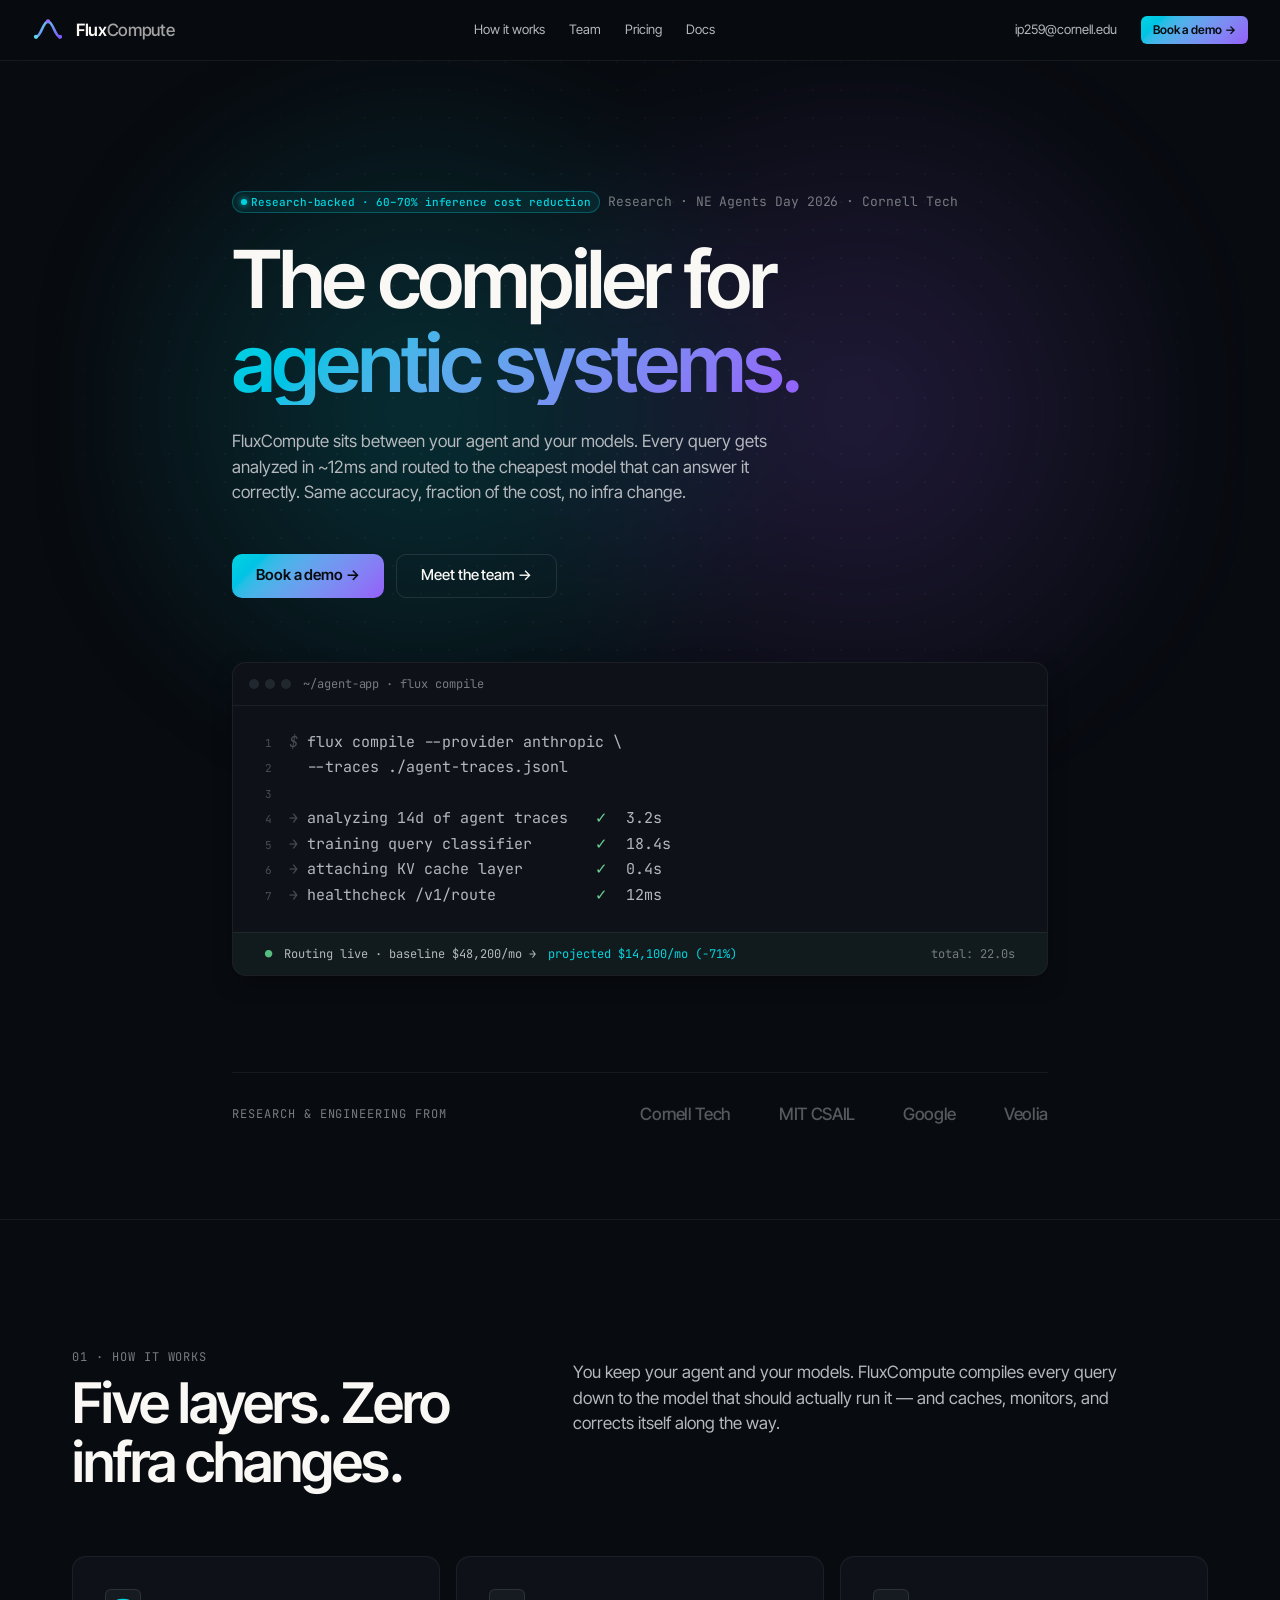
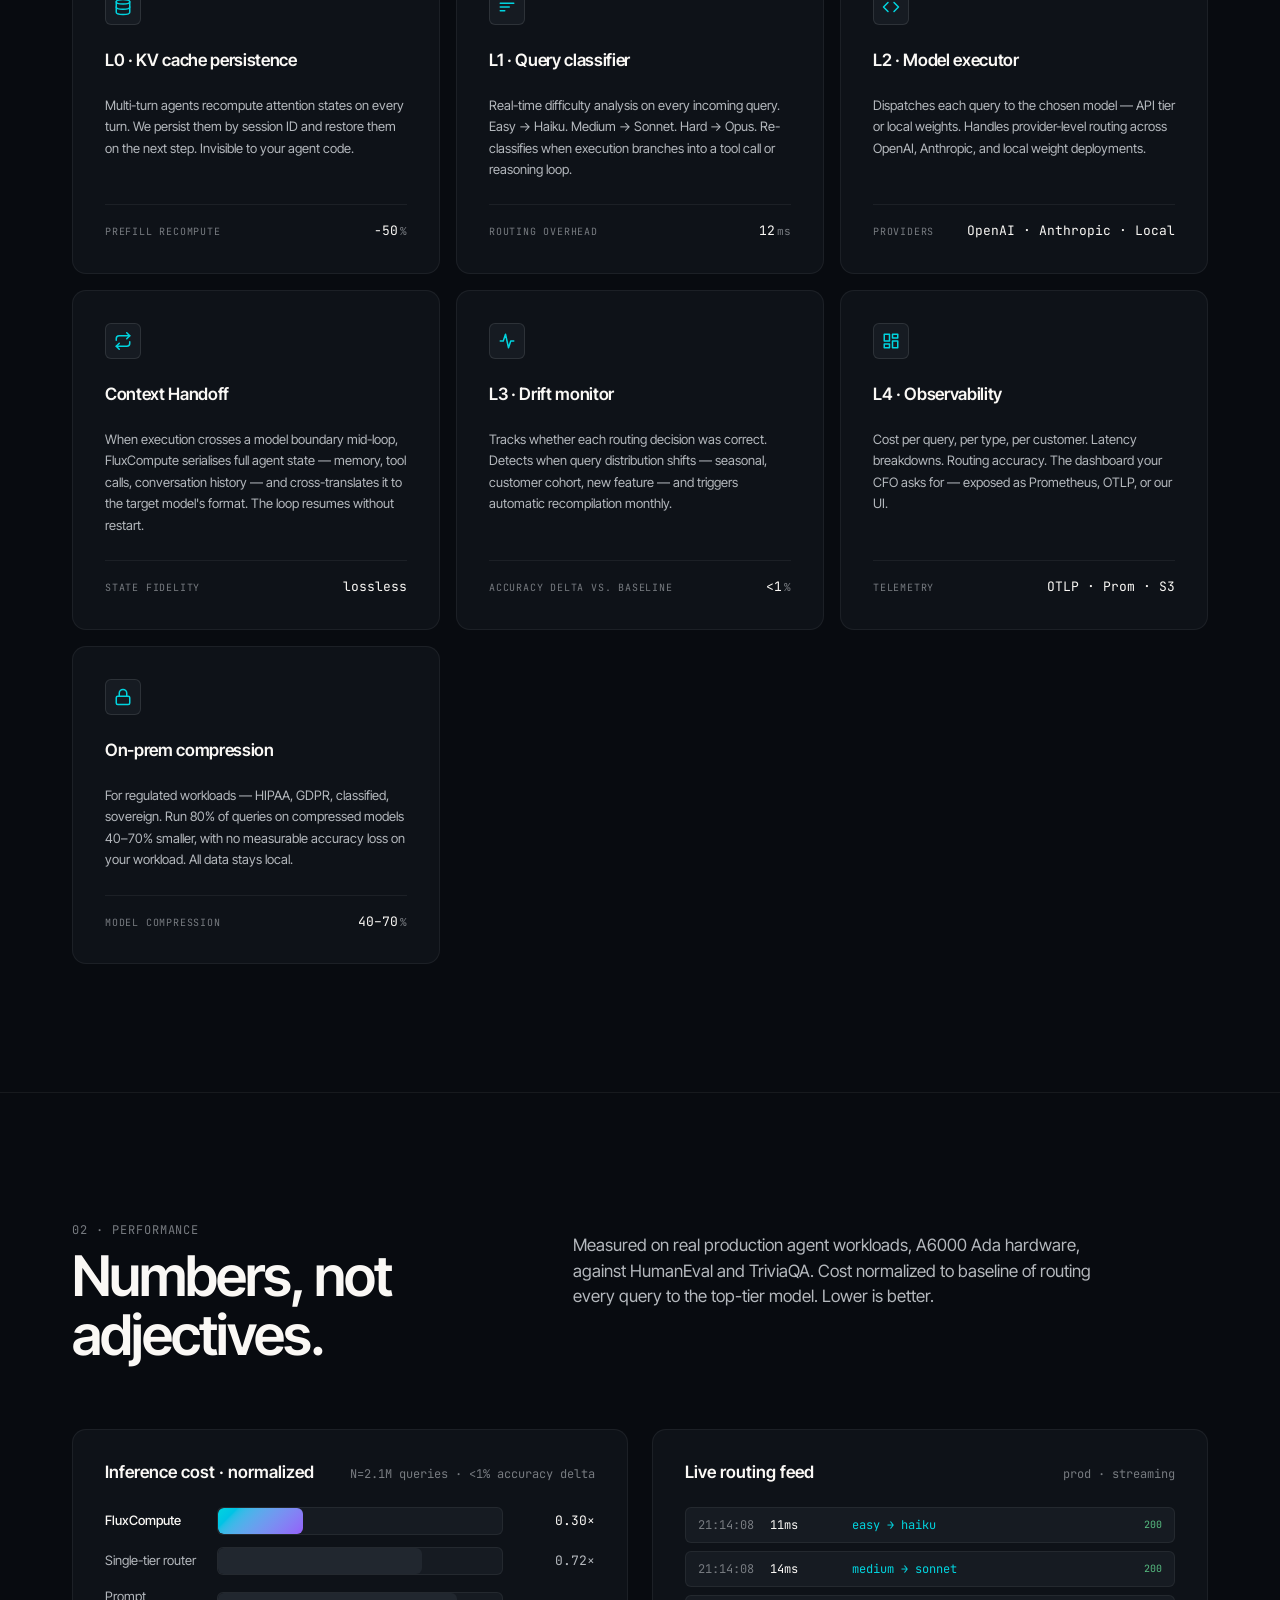
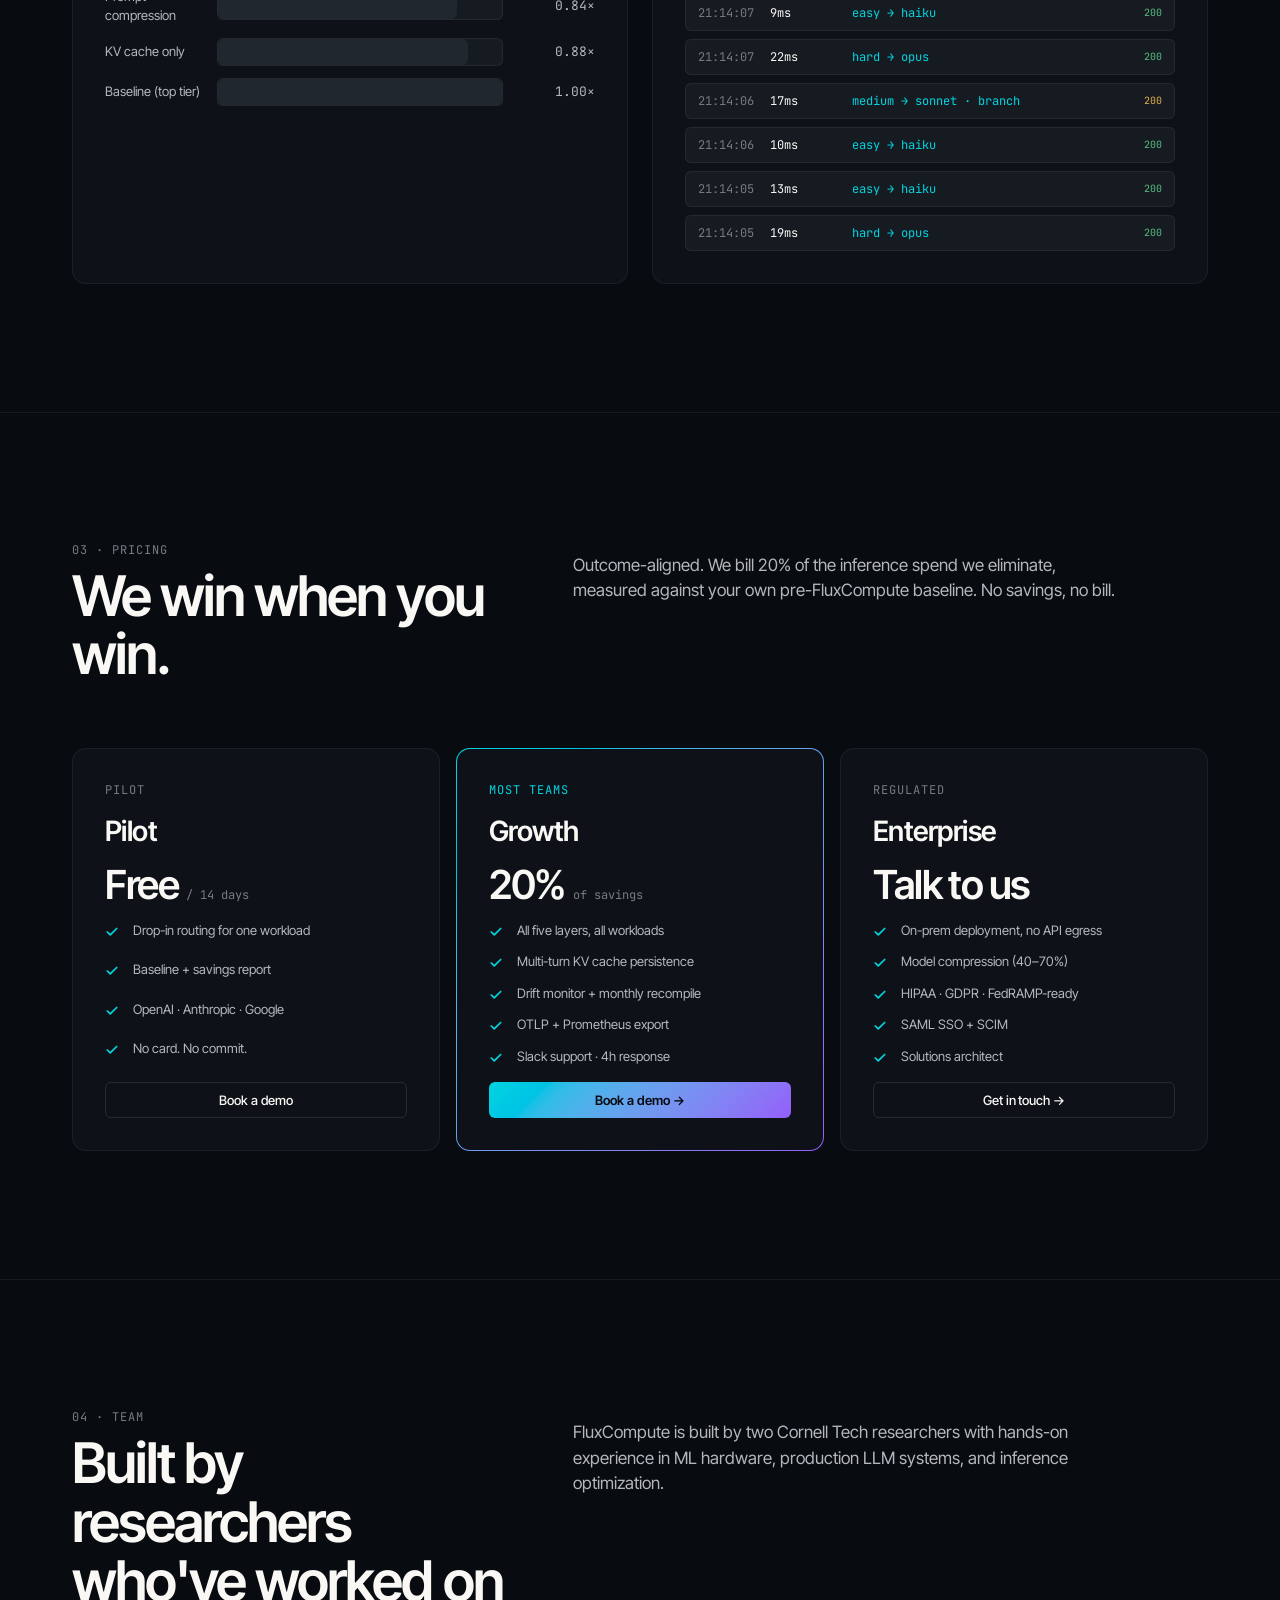
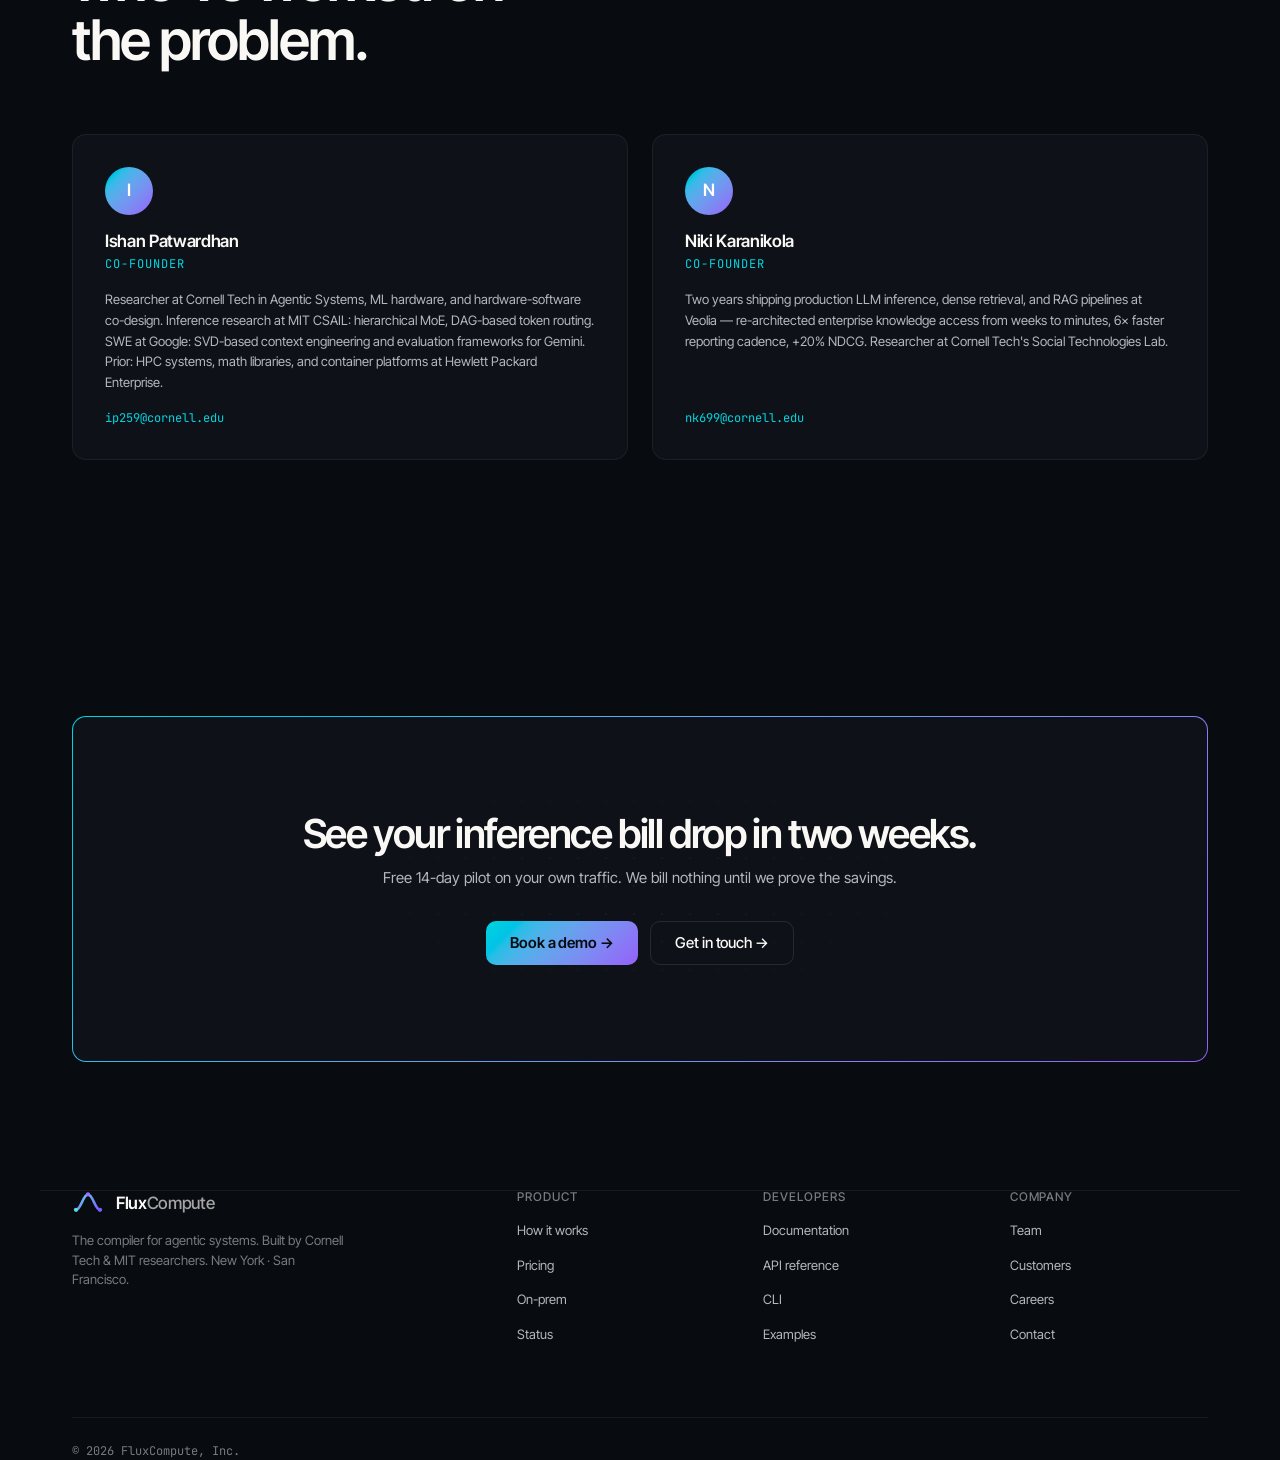
<file: index.html>
<!doctype html>
<html lang="en" data-theme="dark">
<head>
<meta charset="utf-8"/>
<meta name="viewport" content="width=device-width,initial-scale=1"/>
<title>FluxCompute — The compiler for agentic systems</title>
<link rel="stylesheet" href="tokens.css"/>
<style>
  body { padding: 0; }
  a { color: inherit; text-decoration: none; }

  /* Nav */
  nav.top {
    position: sticky; top: 0; z-index: 50;
    display: flex; align-items: center; justify-content: space-between;
    padding: var(--s-4) var(--s-6);
    background: color-mix(in oklch, var(--bg-0) 80%, transparent);
    backdrop-filter: blur(14px);
    border-bottom: 1px solid var(--line-1);
  }
  nav .left, nav .right, nav .center { display: flex; align-items: center; gap: var(--s-5); }
  nav .center a { font-size: var(--text-sm); color: var(--fg-1); }
  nav .center a:hover { color: var(--fg-0); }
  nav .lockup { display: flex; align-items: center; gap: var(--s-3); }
  nav .lockup .name { font: 600 var(--text-md)/1 var(--font-sans); letter-spacing: var(--tracking-tight); }
  nav .lockup .name span { opacity: .65; font-weight: 500; }
  @media (max-width: 880px) { nav .center { display: none; } }

  /* Container */
  .container { max-width: 1200px; margin: 0 auto; padding: 0 var(--s-6); }

  /* === Hero === */
  .hero {
    position: relative;
    padding: var(--s-10) 0 var(--s-9);
    overflow: hidden;
  }
  .hero::before {
    content: ""; position: absolute; inset: 0;
    background-image: radial-gradient(circle at 1px 1px, var(--grid-dot) 1px, transparent 0);
    background-size: 28px 28px;
    mask-image: radial-gradient(ellipse 80% 60% at 50% 30%, black 30%, transparent 75%);
    pointer-events: none;
  }
  .hero::after {
    content: ""; position: absolute; left: 50%; top: -200px; transform: translateX(-50%);
    width: 1100px; height: 1100px;
    background:
      radial-gradient(circle at 30% 50%, oklch(78% 0.16 200 / 0.18) 0%, transparent 40%),
      radial-gradient(circle at 70% 50%, oklch(62% 0.22 295 / 0.18) 0%, transparent 40%);
    filter: blur(40px);
    pointer-events: none; z-index: -1;
  }
  .hero .inner { position: relative; max-width: 880px; }
  .hero .eyebrow {
    display: inline-flex; gap: var(--s-2); align-items: center;
    margin-bottom: var(--s-5);
  }
  .hero h1 {
    margin: 0 0 var(--s-5);
    font: 600 var(--text-4xl)/var(--leading-tight) var(--font-sans);
    letter-spacing: var(--tracking-display);
  }
  .hero h1 .em { display: inline-block; }
  .hero p.lede {
    margin: 0 0 var(--s-7);
    font-size: var(--text-md);
    color: var(--fg-1);
    line-height: var(--leading-body);
    max-width: 580px;
  }
  .hero .cta { display: flex; gap: var(--s-3); align-items: center; flex-wrap: wrap; }
  .hero .cta .hint {
    font-family: var(--font-mono); font-size: var(--text-xs); color: var(--fg-2);
    margin-left: var(--s-3);
  }
  .hero .cta .hint kbd {
    font-family: var(--font-mono); font-size: 10px;
    padding: 2px 6px;
    border: 1px solid var(--line-2); border-radius: var(--r-1);
    background: var(--bg-2); color: var(--fg-1);
    margin: 0 2px;
  }

  /* Hero terminal */
  .terminal-wrap {
    margin-top: var(--s-8);
    position: relative;
  }
  .terminal {
    background: var(--bg-1);
    border: 1px solid var(--line-1);
    border-radius: var(--r-4);
    overflow: hidden;
    box-shadow: var(--shadow-2);
    position: relative;
  }
  .terminal::before {
    content: ""; position: absolute; inset: -1px;
    border-radius: var(--r-4);
    background: var(--flux-gradient);
    opacity: 0.18;
    z-index: -1;
    filter: blur(20px);
  }
  .terminal .bar {
    display: flex; align-items: center; gap: var(--s-3);
    padding: var(--s-3) var(--s-4);
    border-bottom: 1px solid var(--line-1);
    background: var(--bg-1);
  }
  .terminal .dots { display: flex; gap: 6px; }
  .terminal .dots span { width: 10px; height: 10px; border-radius: 50%; background: var(--bg-3); }
  .terminal .title {
    font-family: var(--font-mono); font-size: var(--text-xs);
    color: var(--fg-2); letter-spacing: var(--tracking-mono);
  }
  .terminal pre.code {
    border: 0; border-radius: 0; margin: 0;
    background: var(--bg-1);
    padding: var(--s-5) var(--s-6);
    font-size: var(--text-base);
    line-height: 1.7;
  }
  .terminal .gutter {
    display: inline-block; width: 24px;
    color: var(--fg-3); user-select: none;
    font-size: 11px;
  }
  .terminal .ok-line {
    display: flex; gap: var(--s-3); align-items: center;
    padding: var(--s-3) var(--s-6);
    border-top: 1px solid var(--line-1);
    background: oklch(72% 0.13 155 / 0.05);
    font-family: var(--font-mono); font-size: var(--text-xs);
    color: var(--fg-1);
  }
  .terminal .ok-line .ok { color: var(--status-ok); }
  .terminal .ok-line .url { color: var(--flux-cyan); }

  /* logo strip */
  .strip {
    margin-top: var(--s-9); padding-top: var(--s-6);
    border-top: 1px solid var(--line-1);
    display: flex; flex-wrap: wrap; gap: var(--s-7) var(--s-9);
    align-items: center; justify-content: space-between;
  }
  .strip .lbl { font-family: var(--font-mono); font-size: var(--text-xs); color: var(--fg-2); letter-spacing: var(--tracking-caps); text-transform: uppercase; }
  .strip .marks { display: flex; gap: var(--s-7); flex-wrap: wrap; align-items: center; color: var(--fg-2); }
  .strip .marks span { font: 500 var(--text-md)/1 var(--font-sans); letter-spacing: -0.02em; opacity: 0.7; }

  /* === Section common === */
  section.s {
    padding: var(--s-10) 0;
    border-top: 1px solid var(--line-1);
  }
  .s-head { display: grid; grid-template-columns: 1fr 1.4fr; gap: var(--s-7); margin-bottom: var(--s-8); }
  .s-head .num { font-family: var(--font-mono); font-size: var(--text-xs); letter-spacing: var(--tracking-caps); text-transform: uppercase; color: var(--fg-2); margin-bottom: var(--s-2); }
  .s-head h2 { margin: 0; font: 600 var(--text-3xl)/var(--leading-tight) var(--font-sans); letter-spacing: var(--tracking-display); }
  .s-head p { margin: var(--s-3) 0 0; font-size: var(--text-md); color: var(--fg-1); max-width: 560px; }
  @media (max-width: 880px) { .s-head { grid-template-columns: 1fr; } }

  /* === Features === */
  .features { display: grid; grid-template-columns: repeat(3, 1fr); gap: var(--s-4); }
  .feat {
    background: var(--bg-1);
    border: 1px solid var(--line-1);
    border-radius: var(--r-4);
    padding: var(--s-6);
    display: flex; flex-direction: column; gap: var(--s-5);
    min-height: 280px;
    position: relative; overflow: hidden;
  }
  .feat .glyph {
    width: 36px; height: 36px;
    border-radius: var(--r-2);
    background: var(--bg-2); border: 1px solid var(--line-2);
    display: flex; align-items: center; justify-content: center;
    color: var(--flux-cyan);
  }
  .feat h3 { margin: 0; font: 600 var(--text-md)/1.3 var(--font-sans); letter-spacing: var(--tracking-tight); }
  .feat p { margin: 0; font-size: var(--text-sm); color: var(--fg-1); line-height: 1.65; }
  .feat .stat {
    margin-top: auto;
    padding-top: var(--s-4);
    border-top: 1px solid var(--line-1);
    display: flex; justify-content: space-between; align-items: baseline;
    flex-wrap: wrap; gap: var(--s-2);
  }
  .feat .stat .k { font-family: var(--font-mono); font-size: 10px; color: var(--fg-2); letter-spacing: var(--tracking-caps); text-transform: uppercase; }
  .feat .stat .v { font-family: var(--font-mono); font-size: var(--text-sm); color: var(--fg-0); }
  .feat .stat .v .unit { color: var(--fg-2); font-size: 11px; margin-left: 2px; }
  @media (max-width: 880px) { .features { grid-template-columns: 1fr; } }

  /* === Latency / showcase === */
  .showcase {
    display: grid; grid-template-columns: 1fr 1fr; gap: var(--s-5);
  }
  .showcase .panel {
    background: var(--bg-1); border: 1px solid var(--line-1);
    border-radius: var(--r-4); padding: var(--s-6);
  }
  .panel-h {
    display: flex; justify-content: space-between; align-items: baseline;
    margin-bottom: var(--s-5);
  }
  .panel-h h3 { margin: 0; font: 600 var(--text-md)/1.2 var(--font-sans); }
  .panel-h .meta { font-family: var(--font-mono); font-size: var(--text-xs); color: var(--fg-2); }

  /* Latency comparison bars */
  .bars { display: grid; gap: var(--s-3); }
  .bar-row { display: grid; grid-template-columns: 100px 1fr 80px; gap: var(--s-3); align-items: center; }
  .bar-row .name { font-size: var(--text-sm); color: var(--fg-1); }
  .bar-row .name.us { color: var(--fg-0); font-weight: 500; }
  .bar-row .track {
    height: 28px; background: var(--bg-2); border-radius: var(--r-2);
    border: 1px solid var(--line-1); position: relative; overflow: hidden;
  }
  .bar-row .fill {
    position: absolute; inset: 0 auto 0 0;
    background: var(--bg-3);
    border-radius: var(--r-2);
  }
  .bar-row.us .fill { background: var(--flux-gradient); }
  .bar-row .val { font-family: var(--font-mono); font-size: var(--text-sm); color: var(--fg-1); text-align: right; }
  .bar-row.us .val { color: var(--fg-0); }

  /* Live feed */
  .feed { display: grid; gap: var(--s-2); font-family: var(--font-mono); font-size: var(--text-xs); }
  .feed-row {
    display: grid; grid-template-columns: 60px 70px 1fr auto; gap: var(--s-3);
    padding: var(--s-2) var(--s-3);
    border: 1px solid var(--line-1); border-radius: var(--r-2);
    background: var(--bg-2);
    align-items: center;
  }
  .feed-row .t { color: var(--fg-2); }
  .feed-row .ms { color: var(--fg-0); }
  .feed-row .ep { color: var(--flux-cyan); overflow: hidden; text-overflow: ellipsis; white-space: nowrap; }
  .feed-row .st { font-size: 10px; }
  @media (max-width: 880px) { .showcase { grid-template-columns: 1fr; } }

  /* === Pricing === */
  .pricing { display: grid; grid-template-columns: repeat(3, 1fr); gap: var(--s-4); }
  .price {
    background: var(--bg-1); border: 1px solid var(--line-1);
    border-radius: var(--r-4); padding: var(--s-6);
    display: flex; flex-direction: column; gap: var(--s-4);
    position: relative;
  }
  .price.featured {
    border-color: transparent;
    background:
      linear-gradient(var(--bg-1), var(--bg-1)) padding-box,
      var(--flux-gradient) border-box;
    border: 1px solid transparent;
  }
  .price .tier { font-family: var(--font-mono); font-size: var(--text-xs); letter-spacing: var(--tracking-caps); text-transform: uppercase; color: var(--fg-2); }
  .price.featured .tier { color: var(--flux-cyan); }
  .price h3 { margin: 0; font: 600 var(--text-xl)/1.2 var(--font-sans); letter-spacing: var(--tracking-tight); }
  .price .amt { display: flex; align-items: baseline; gap: var(--s-2); }
  .price .amt .num { font: 600 var(--text-2xl)/1 var(--font-sans); letter-spacing: var(--tracking-display); }
  .price .amt .unit { font-family: var(--font-mono); font-size: var(--text-xs); color: var(--fg-2); }
  .price ul { list-style: none; margin: 0; padding: 0; display: grid; gap: var(--s-3); flex: 1; }
  .price ul li {
    display: grid; grid-template-columns: 16px 1fr; gap: var(--s-3);
    font-size: var(--text-sm); color: var(--fg-1);
  }
  .price ul li svg { color: var(--flux-cyan); margin-top: 4px; }
  .price .btn { width: 100%; justify-content: center; }
  @media (max-width: 880px) { .pricing { grid-template-columns: 1fr; } }

  /* === CTA === */
  .cta-final {
    margin: var(--s-10) 0;
    padding: var(--s-9) var(--s-7);
    border-radius: var(--r-4);
    border: 1px solid var(--line-1);
    background:
      linear-gradient(var(--bg-1), var(--bg-1)) padding-box,
      var(--flux-gradient) border-box;
    border: 1px solid transparent;
    text-align: center;
    position: relative; overflow: hidden;
  }
  .cta-final::before {
    content: ""; position: absolute; inset: 0;
    background-image: radial-gradient(circle at 1px 1px, var(--grid-dot) 1px, transparent 0);
    background-size: 28px 28px;
    mask-image: radial-gradient(ellipse 60% 80% at 50% 50%, black 0%, transparent 70%);
  }
  .cta-final h2 {
    position: relative;
    margin: 0 0 var(--s-3);
    font: 600 var(--text-2xl)/var(--leading-tight) var(--font-sans);
    letter-spacing: var(--tracking-display);
  }
  .cta-final p { position: relative; margin: 0 0 var(--s-6); color: var(--fg-1); }
  .cta-final .row { position: relative; display: inline-flex; gap: var(--s-3); }

  /* Footer */
  footer {
    border-top: 1px solid var(--line-1);
    padding: var(--s-7) 0 var(--s-6);
    display: grid; grid-template-columns: 2fr 1fr 1fr 1fr; gap: var(--s-7);
  }
  footer h4 { font: 500 var(--text-xs)/1 var(--font-sans); letter-spacing: var(--tracking-caps); text-transform: uppercase; color: var(--fg-2); margin: 0 0 var(--s-4); }
  footer ul { list-style: none; padding: 0; margin: 0; display: grid; gap: var(--s-3); }
  footer ul a { font-size: var(--text-sm); color: var(--fg-1); }
  footer ul a:hover { color: var(--fg-0); }
  footer .meta { color: var(--fg-2); font-size: var(--text-sm); max-width: 280px; line-height: 1.5; margin-top: var(--s-4); }
  footer .copy {
    grid-column: 1 / -1; display: flex; justify-content: space-between;
    border-top: 1px solid var(--line-1); padding-top: var(--s-5); margin-top: var(--s-5);
    font-family: var(--font-mono); font-size: var(--text-xs); color: var(--fg-2);
  }
  @media (max-width: 880px) { footer { grid-template-columns: 1fr 1fr; } }

  /* === Team === */
  .team-grid { display: grid; grid-template-columns: 1fr 1fr; gap: var(--s-5); }
  .team-card {
    background: var(--bg-1); border: 1px solid var(--line-1);
    border-radius: var(--r-4); padding: var(--s-6);
    display: flex; flex-direction: column; gap: var(--s-4);
  }
  .team-avatar {
    width: 48px; height: 48px; border-radius: 50%;
    background: var(--flux-gradient);
    display: flex; align-items: center; justify-content: center;
    font: 600 var(--text-md)/1 var(--font-sans);
    color: #fff; flex-shrink: 0;
  }
  .team-name { margin: 0; font: 600 var(--text-md)/1.2 var(--font-sans); letter-spacing: var(--tracking-tight); }
  .team-role { font-family: var(--font-mono); font-size: var(--text-xs); color: var(--flux-cyan); letter-spacing: var(--tracking-caps); text-transform: uppercase; margin-top: var(--s-1); }
  .team-bio { margin: 0; font-size: var(--text-sm); color: var(--fg-1); line-height: 1.6; }
  .team-contact { font-family: var(--font-mono); font-size: var(--text-xs); color: var(--fg-2); margin-top: auto; }
  .team-contact a { color: var(--flux-cyan); }
  @media (max-width: 880px) { .team-grid { grid-template-columns: 1fr; } }
</style>
</head>
<body>

<!-- Nav -->
<nav class="top">
  <div class="left">
    <a class="lockup" href="#">
      <svg width="32" height="24" viewBox="0 0 36 28" aria-hidden="true">
        <defs>
          <linearGradient id="nav-g" x1="0" y1="0" x2="1" y2="1">
            <stop offset="0%" stop-color="#5DD8E8"/><stop offset="100%" stop-color="#7C5CFF"/>
          </linearGradient>
        </defs>
        <path d="M 4 22 C 10 22, 12 4, 18 4 C 24 4, 26 22, 32 22" fill="none" stroke="url(#nav-g)" stroke-width="3" stroke-linecap="round"/>
        <circle cx="4" cy="22" r="2.5" fill="#5DD8E8"/>
        <circle cx="18" cy="4" r="2.5" fill="#9670FF"/>
        <circle cx="32" cy="22" r="2.5" fill="#7C5CFF"/>
      </svg>
      <div class="name">Flux<span>Compute</span></div>
    </a>
  </div>
  <div class="center">
    <a href="#">How it works</a>
    <a href="#team">Team</a>
    <a href="#">Pricing</a>
    <a href="#">Docs</a>
  </div>
  <div class="right">
    <a href="mailto:ip259@cornell.edu" style="font-size: var(--text-sm); color: var(--fg-1);">ip259@cornell.edu</a>
    <a href="mailto:ip259@cornell.edu" class="btn btn-flux btn-sm">Book a demo →</a>
  </div>
</nav>

<!-- Hero -->
<header class="hero">
  <div class="container inner">
    <div class="eyebrow">
      <span class="badge badge-flux badge-dot">Research-backed · 60–70% inference cost reduction</span>
      <span class="t-mono" style="color: var(--fg-2);">Research · NE Agents Day 2026 · Cornell Tech</span>
    </div>
    <h1>
      The compiler for<br/>
      <span class="em flux-gradient-text">agentic systems.</span>
    </h1>
    <p class="lede">
      FluxCompute sits between your agent and your models. Every query gets analyzed in
      ~12ms and routed to the cheapest model that can answer it correctly.
      Same accuracy, fraction of the cost, no infra change.
    </p>
    <div class="cta">
      <a href="mailto:ip259@cornell.edu" class="btn btn-flux btn-lg">Book a demo →</a>
      <a href="#team" class="btn btn-ghost btn-lg">Meet the team →</a>
    </div>

    <!-- terminal -->
    <div class="terminal-wrap">
      <div class="terminal">
        <div class="bar">
          <div class="dots"><span></span><span></span><span></span></div>
          <div class="title">~/agent-app · flux compile</div>
        </div>
<pre class="code"><span class="gutter">1</span><span class="c">$</span> flux compile --provider anthropic \
<span class="gutter">2</span>  --traces ./agent-traces.jsonl
<span class="gutter">3</span>
<span class="gutter">4</span><span class="c">→</span> analyzing 14d of agent traces   <span class="s">✓</span>  3.2s
<span class="gutter">5</span><span class="c">→</span> training query classifier       <span class="s">✓</span>  18.4s
<span class="gutter">6</span><span class="c">→</span> attaching KV cache layer        <span class="s">✓</span>  0.4s
<span class="gutter">7</span><span class="c">→</span> healthcheck /v1/route           <span class="s">✓</span>  12ms</pre>
        <div class="ok-line">
          <span class="ok">●</span>
          <span>Routing live · baseline $48,200/mo →</span>
          <span class="url">projected $14,100/mo (−71%)</span>
          <span style="margin-left:auto; color: var(--fg-2);">total: 22.0s</span>
        </div>
      </div>
    </div>

    <!-- logo strip -->
    <div class="strip">
      <div class="lbl">Research &amp; engineering from</div>
      <div class="marks">
        <span>Cornell Tech</span>
        <span>MIT CSAIL</span>
        <span>Google</span>
        <span>Veolia</span>
      </div>
    </div>
  </div>
</header>

<!-- 01 Features -->
<section class="s">
  <div class="container">
    <div class="s-head">
      <div>
        <div class="num">01 · How it works</div>
        <h2>Five layers. Zero infra changes.</h2>
      </div>
      <p>You keep your agent and your models. FluxCompute compiles every query down to the model that should actually run it — and caches, monitors, and corrects itself along the way.</p>
    </div>

    <div class="features">
      <div class="feat">
        <div class="glyph">
          <svg width="18" height="18" viewBox="0 0 24 24" fill="none" stroke="currentColor" stroke-width="2" stroke-linecap="round" stroke-linejoin="round">
            <ellipse cx="12" cy="5" rx="9" ry="3"/>
            <path d="M3 5v14a9 3 0 0 0 18 0V5"/>
            <path d="M3 12a9 3 0 0 0 18 0"/>
          </svg>
        </div>
        <h3>L0 · KV cache persistence</h3>
        <p>Multi-turn agents recompute attention states on every turn. We persist them by session ID and restore them on the next step. Invisible to your agent code.</p>
        <div class="stat">
          <span class="k">Prefill recompute</span>
          <span class="v">−50<span class="unit">%</span></span>
        </div>
      </div>

      <div class="feat">
        <div class="glyph">
          <svg width="18" height="18" viewBox="0 0 24 24" fill="none" stroke="currentColor" stroke-width="2" stroke-linecap="round" stroke-linejoin="round">
            <path d="M3 7h18M3 12h12M3 17h6"/>
          </svg>
        </div>
        <h3>L1 · Query classifier</h3>
        <p>Real-time difficulty analysis on every incoming query. Easy → Haiku. Medium → Sonnet. Hard → Opus. Re-classifies when execution branches into a tool call or reasoning loop.</p>
        <div class="stat">
          <span class="k">Routing overhead</span>
          <span class="v">12<span class="unit">ms</span></span>
        </div>
      </div>

      <div class="feat">
        <div class="glyph">
          <svg width="18" height="18" viewBox="0 0 24 24" fill="none" stroke="currentColor" stroke-width="2" stroke-linecap="round" stroke-linejoin="round">
            <polyline points="16 18 22 12 16 6"/>
            <polyline points="8 6 2 12 8 18"/>
          </svg>
        </div>
        <h3>L2 · Model executor</h3>
        <p>Dispatches each query to the chosen model — API tier or local weights. Handles provider-level routing across OpenAI, Anthropic, and local weight deployments.</p>
        <div class="stat">
          <span class="k">Providers</span>
          <span class="v">OpenAI · Anthropic · Local</span>
        </div>
      </div>

      <div class="feat">
        <div class="glyph">
          <svg width="18" height="18" viewBox="0 0 24 24" fill="none" stroke="currentColor" stroke-width="2" stroke-linecap="round" stroke-linejoin="round">
            <polyline points="17 1 21 5 17 9"/>
            <path d="M3 11V9a4 4 0 0 1 4-4h14"/>
            <polyline points="7 23 3 19 7 15"/>
            <path d="M21 13v2a4 4 0 0 1-4 4H3"/>
          </svg>
        </div>
        <h3>Context Handoff</h3>
        <p>When execution crosses a model boundary mid-loop, FluxCompute serialises full agent state — memory, tool calls, conversation history — and cross-translates it to the target model's format. The loop resumes without restart.</p>
        <div class="stat">
          <span class="k">State fidelity</span>
          <span class="v">lossless</span>
        </div>
      </div>

      <div class="feat">
        <div class="glyph">
          <svg width="18" height="18" viewBox="0 0 24 24" fill="none" stroke="currentColor" stroke-width="2" stroke-linecap="round" stroke-linejoin="round">
            <path d="M3 12h4l3-9 4 18 3-9h4"/>
          </svg>
        </div>
        <h3>L3 · Drift monitor</h3>
        <p>Tracks whether each routing decision was correct. Detects when query distribution shifts — seasonal, customer cohort, new feature — and triggers automatic recompilation monthly.</p>
        <div class="stat">
          <span class="k">Accuracy delta vs. baseline</span>
          <span class="v">&lt;1<span class="unit">%</span></span>
        </div>
      </div>

      <div class="feat">
        <div class="glyph">
          <svg width="18" height="18" viewBox="0 0 24 24" fill="none" stroke="currentColor" stroke-width="2" stroke-linecap="round" stroke-linejoin="round">
            <rect x="3" y="3" width="7" height="9"/>
            <rect x="14" y="3" width="7" height="5"/>
            <rect x="14" y="12" width="7" height="9"/>
            <rect x="3" y="16" width="7" height="5"/>
          </svg>
        </div>
        <h3>L4 · Observability</h3>
        <p>Cost per query, per type, per customer. Latency breakdowns. Routing accuracy. The dashboard your CFO asks for — exposed as Prometheus, OTLP, or our UI.</p>
        <div class="stat">
          <span class="k">Telemetry</span>
          <span class="v">OTLP · Prom · S3</span>
        </div>
      </div>

      <div class="feat">
        <div class="glyph">
          <svg width="18" height="18" viewBox="0 0 24 24" fill="none" stroke="currentColor" stroke-width="2" stroke-linecap="round" stroke-linejoin="round">
            <rect x="3" y="11" width="18" height="11" rx="2"/>
            <path d="M7 11V7a5 5 0 0110 0v4"/>
          </svg>
        </div>
        <h3>On-prem compression</h3>
        <p>For regulated workloads — HIPAA, GDPR, classified, sovereign. Run 80% of queries on compressed models 40–70% smaller, with no measurable accuracy loss on your workload. All data stays local.</p>
        <div class="stat">
          <span class="k">Model compression</span>
          <span class="v">40–70<span class="unit">%</span></span>
        </div>
      </div>
    </div>
  </div>
</section>

<!-- 02 Latency / showcase -->
<section class="s">
  <div class="container">
    <div class="s-head">
      <div>
        <div class="num">02 · Performance</div>
        <h2>Numbers, not adjectives.</h2>
      </div>
      <p>Measured on real production agent workloads, A6000 Ada hardware, against HumanEval and TriviaQA. Cost normalized to baseline of routing every query to the top-tier model. Lower is better.</p>
    </div>

    <div class="showcase">
      <div class="panel">
        <div class="panel-h">
          <h3>Inference cost · normalized</h3>
          <span class="meta">N=2.1M queries · &lt;1% accuracy delta</span>
        </div>
        <div class="bars">
          <div class="bar-row us">
            <span class="name us">FluxCompute</span>
            <div class="track"><div class="fill" style="width: 30%;"></div></div>
            <span class="val">0.30×</span>
          </div>
          <div class="bar-row">
            <span class="name">Single-tier router</span>
            <div class="track"><div class="fill" style="width: 72%;"></div></div>
            <span class="val">0.72×</span>
          </div>
          <div class="bar-row">
            <span class="name">Prompt compression</span>
            <div class="track"><div class="fill" style="width: 84%;"></div></div>
            <span class="val">0.84×</span>
          </div>
          <div class="bar-row">
            <span class="name">KV cache only</span>
            <div class="track"><div class="fill" style="width: 88%;"></div></div>
            <span class="val">0.88×</span>
          </div>
          <div class="bar-row">
            <span class="name">Baseline (top tier)</span>
            <div class="track"><div class="fill" style="width: 100%;"></div></div>
            <span class="val">1.00×</span>
          </div>
        </div>
      </div>

      <div class="panel">
        <div class="panel-h">
          <h3>Live routing feed</h3>
          <span class="meta" id="now">prod · streaming</span>
        </div>
        <div class="feed" id="feed">
          <div class="feed-row"><span class="t">21:14:08</span><span class="ms">11ms</span><span class="ep">easy → haiku</span><span class="st" style="color: var(--status-ok);">200</span></div>
          <div class="feed-row"><span class="t">21:14:08</span><span class="ms">14ms</span><span class="ep">medium → sonnet</span><span class="st" style="color: var(--status-ok);">200</span></div>
          <div class="feed-row"><span class="t">21:14:07</span><span class="ms">9ms</span><span class="ep">easy → haiku</span><span class="st" style="color: var(--status-ok);">200</span></div>
          <div class="feed-row"><span class="t">21:14:07</span><span class="ms">22ms</span><span class="ep">hard → opus</span><span class="st" style="color: var(--status-ok);">200</span></div>
          <div class="feed-row"><span class="t">21:14:06</span><span class="ms">17ms</span><span class="ep">medium → sonnet · branch</span><span class="st" style="color: var(--status-warn);">200</span></div>
          <div class="feed-row"><span class="t">21:14:06</span><span class="ms">10ms</span><span class="ep">easy → haiku</span><span class="st" style="color: var(--status-ok);">200</span></div>
          <div class="feed-row"><span class="t">21:14:05</span><span class="ms">13ms</span><span class="ep">easy → haiku</span><span class="st" style="color: var(--status-ok);">200</span></div>
          <div class="feed-row"><span class="t">21:14:05</span><span class="ms">19ms</span><span class="ep">hard → opus</span><span class="st" style="color: var(--status-ok);">200</span></div>
        </div>
      </div>
    </div>
  </div>
</section>

<!-- 03 Pricing -->
<section class="s">
  <div class="container">
    <div class="s-head">
      <div>
        <div class="num">03 · Pricing</div>
        <h2>We win when you win.</h2>
      </div>
      <p>Outcome-aligned. We bill 20% of the inference spend we eliminate, measured against your own pre-FluxCompute baseline. No savings, no bill.</p>
    </div>

    <div class="pricing">
      <div class="price">
        <div class="tier">Pilot</div>
        <h3>Pilot</h3>
        <div class="amt"><span class="num">Free</span><span class="unit">/ 14 days</span></div>
        <ul>
          <li><svg width="14" height="14" viewBox="0 0 24 24" fill="none" stroke="currentColor" stroke-width="3" stroke-linecap="round" stroke-linejoin="round"><polyline points="20 6 9 17 4 12"/></svg><span>Drop-in routing for one workload</span></li>
          <li><svg width="14" height="14" viewBox="0 0 24 24" fill="none" stroke="currentColor" stroke-width="3" stroke-linecap="round" stroke-linejoin="round"><polyline points="20 6 9 17 4 12"/></svg><span>Baseline + savings report</span></li>
          <li><svg width="14" height="14" viewBox="0 0 24 24" fill="none" stroke="currentColor" stroke-width="3" stroke-linecap="round" stroke-linejoin="round"><polyline points="20 6 9 17 4 12"/></svg><span>OpenAI · Anthropic · Google</span></li>
          <li><svg width="14" height="14" viewBox="0 0 24 24" fill="none" stroke="currentColor" stroke-width="3" stroke-linecap="round" stroke-linejoin="round"><polyline points="20 6 9 17 4 12"/></svg><span>No card. No commit.</span></li>
        </ul>
        <a href="mailto:ip259@cornell.edu" class="btn btn-ghost">Book a demo</a>
      </div>

      <div class="price featured">
        <div class="tier">Most teams</div>
        <h3>Growth</h3>
        <div class="amt"><span class="num">20%</span><span class="unit">of savings</span></div>
        <ul>
          <li><svg width="14" height="14" viewBox="0 0 24 24" fill="none" stroke="currentColor" stroke-width="3" stroke-linecap="round" stroke-linejoin="round"><polyline points="20 6 9 17 4 12"/></svg><span>All five layers, all workloads</span></li>
          <li><svg width="14" height="14" viewBox="0 0 24 24" fill="none" stroke="currentColor" stroke-width="3" stroke-linecap="round" stroke-linejoin="round"><polyline points="20 6 9 17 4 12"/></svg><span>Multi-turn KV cache persistence</span></li>
          <li><svg width="14" height="14" viewBox="0 0 24 24" fill="none" stroke="currentColor" stroke-width="3" stroke-linecap="round" stroke-linejoin="round"><polyline points="20 6 9 17 4 12"/></svg><span>Drift monitor + monthly recompile</span></li>
          <li><svg width="14" height="14" viewBox="0 0 24 24" fill="none" stroke="currentColor" stroke-width="3" stroke-linecap="round" stroke-linejoin="round"><polyline points="20 6 9 17 4 12"/></svg><span>OTLP + Prometheus export</span></li>
          <li><svg width="14" height="14" viewBox="0 0 24 24" fill="none" stroke="currentColor" stroke-width="3" stroke-linecap="round" stroke-linejoin="round"><polyline points="20 6 9 17 4 12"/></svg><span>Slack support · 4h response</span></li>
        </ul>
        <a href="mailto:ip259@cornell.edu" class="btn btn-flux">Book a demo →</a>
      </div>

      <div class="price">
        <div class="tier">Regulated</div>
        <h3>Enterprise</h3>
        <div class="amt"><span class="num">Talk to us</span></div>
        <ul>
          <li><svg width="14" height="14" viewBox="0 0 24 24" fill="none" stroke="currentColor" stroke-width="3" stroke-linecap="round" stroke-linejoin="round"><polyline points="20 6 9 17 4 12"/></svg><span>On-prem deployment, no API egress</span></li>
          <li><svg width="14" height="14" viewBox="0 0 24 24" fill="none" stroke="currentColor" stroke-width="3" stroke-linecap="round" stroke-linejoin="round"><polyline points="20 6 9 17 4 12"/></svg><span>Model compression (40–70%)</span></li>
          <li><svg width="14" height="14" viewBox="0 0 24 24" fill="none" stroke="currentColor" stroke-width="3" stroke-linecap="round" stroke-linejoin="round"><polyline points="20 6 9 17 4 12"/></svg><span>HIPAA · GDPR · FedRAMP-ready</span></li>
          <li><svg width="14" height="14" viewBox="0 0 24 24" fill="none" stroke="currentColor" stroke-width="3" stroke-linecap="round" stroke-linejoin="round"><polyline points="20 6 9 17 4 12"/></svg><span>SAML SSO + SCIM</span></li>
          <li><svg width="14" height="14" viewBox="0 0 24 24" fill="none" stroke="currentColor" stroke-width="3" stroke-linecap="round" stroke-linejoin="round"><polyline points="20 6 9 17 4 12"/></svg><span>Solutions architect</span></li>
        </ul>
        <a href="mailto:ip259@cornell.edu" class="btn btn-ghost">Get in touch →</a>
      </div>
    </div>
  </div>
</section>

<!-- 04 Team -->
<section class="s" id="team">
  <div class="container">
    <div class="s-head">
      <div>
        <div class="num">04 · Team</div>
        <h2>Built by researchers who've worked on the problem.</h2>
      </div>
      <p>FluxCompute is built by two Cornell Tech researchers with hands-on experience in ML hardware, production LLM systems, and inference optimization.</p>
    </div>
    <div class="team-grid">
      <div class="team-card">
        <div class="team-avatar">I</div>
        <div>
          <h3 class="team-name">Ishan Patwardhan</h3>
          <div class="team-role">Co-founder</div>
        </div>
        <p class="team-bio">Researcher at Cornell Tech in Agentic Systems, ML hardware, and hardware-software co-design. Inference research at MIT CSAIL: hierarchical MoE, DAG-based token routing. SWE at Google: SVD-based context engineering and evaluation frameworks for Gemini. Prior: HPC systems, math libraries, and container platforms at Hewlett Packard Enterprise.</p>
        <div class="team-contact"><a href="mailto:ip259@cornell.edu">ip259@cornell.edu</a></div>
      </div>
      <div class="team-card">
        <div class="team-avatar">N</div>
        <div>
          <h3 class="team-name">Niki Karanikola</h3>
          <div class="team-role">Co-founder</div>
        </div>
        <p class="team-bio">Two years shipping production LLM inference, dense retrieval, and RAG pipelines at Veolia — re-architected enterprise knowledge access from weeks to minutes, 6× faster reporting cadence, +20% NDCG. Researcher at Cornell Tech's Social Technologies Lab.</p>
        <div class="team-contact"><a href="mailto:nk699@cornell.edu">nk699@cornell.edu</a></div>
      </div>
    </div>
  </div>
</section>

<!-- CTA -->
<div class="container">
  <div class="cta-final">
    <h2>See your inference bill drop in two weeks.</h2>
    <p>Free 14-day pilot on your own traffic. We bill nothing until we prove the savings.</p>
    <div class="row">
      <a href="mailto:ip259@cornell.edu" class="btn btn-flux btn-lg">Book a demo →</a>
      <a href="mailto:ip259@cornell.edu" class="btn btn-ghost btn-lg">Get in touch →</a>
    </div>
  </div>
</div>

<!-- Footer -->
<footer class="container">
  <div>
    <div class="lockup" style="display:flex; gap: var(--s-3); align-items: center;">
      <svg width="32" height="24" viewBox="0 0 36 28" aria-hidden="true">
        <defs><linearGradient id="ft-g" x1="0" y1="0" x2="1" y2="1"><stop offset="0%" stop-color="#5DD8E8"/><stop offset="100%" stop-color="#7C5CFF"/></linearGradient></defs>
        <path d="M 4 22 C 10 22, 12 4, 18 4 C 24 4, 26 22, 32 22" fill="none" stroke="url(#ft-g)" stroke-width="3" stroke-linecap="round"/>
        <circle cx="4" cy="22" r="2.5" fill="#5DD8E8"/>
        <circle cx="18" cy="4" r="2.5" fill="#9670FF"/>
        <circle cx="32" cy="22" r="2.5" fill="#7C5CFF"/>
      </svg>
      <div style="font: 600 var(--text-md)/1 var(--font-sans); letter-spacing: var(--tracking-tight);">Flux<span style="opacity:.65; font-weight:500;">Compute</span></div>
    </div>
    <p class="meta">The compiler for agentic systems. Built by Cornell Tech &amp; MIT researchers. New York · San Francisco.</p>
  </div>
  <div>
    <h4>Product</h4>
    <ul>
      <li><a href="#">How it works</a></li>
      <li><a href="#">Pricing</a></li>
      <li><a href="#">On-prem</a></li>
      <li><a href="#">Status</a></li>
    </ul>
  </div>
  <div>
    <h4>Developers</h4>
    <ul>
      <li><a href="#">Documentation</a></li>
      <li><a href="#">API reference</a></li>
      <li><a href="#">CLI</a></li>
      <li><a href="#">Examples</a></li>
    </ul>
  </div>
  <div>
    <h4>Company</h4>
    <ul>
      <li><a href="#team">Team</a></li>
      <li><a href="#">Customers</a></li>
      <li><a href="#">Careers</a></li>
      <li><a href="mailto:ip259@cornell.edu">Contact</a></li>
    </ul>
  </div>
  <div class="copy">
    <span>© 2026 FluxCompute, Inc.</span>
  </div>
</footer>

<script>
  // Live feed: prepend a row every ~2s, drop tail
  const feed = document.getElementById('feed');
  // Weighted: most queries are easy/medium, few are hard, occasional branch
  const routes = [
    { label: 'easy → haiku',     weight: 55, ms: [8, 14] },
    { label: 'medium → sonnet',  weight: 30, ms: [12, 20] },
    { label: 'hard → opus',      weight: 12, ms: [16, 26] },
    { label: 'medium → sonnet · branch', weight: 3, ms: [15, 24], warn: true },
  ];
  const totalW = routes.reduce((s, r) => s + r.weight, 0);
  const pickRoute = () => {
    let r = Math.random() * totalW;
    for (const route of routes) { r -= route.weight; if (r <= 0) return route; }
    return routes[0];
  };
  const pad = n => String(n).padStart(2,'0');
  setInterval(() => {
    const d = new Date();
    const t = `${pad(d.getHours())}:${pad(d.getMinutes())}:${pad(d.getSeconds())}`;
    const route = pickRoute();
    const ms = (route.ms[0] + Math.floor(Math.random() * (route.ms[1] - route.ms[0]))) + 'ms';
    const row = document.createElement('div');
    row.className = 'feed-row';
    row.style.opacity = '0';
    row.style.transform = 'translateY(-4px)';
    row.style.transition = 'opacity 200ms ease, transform 200ms ease';
    row.innerHTML = `
      <span class="t">${t}</span>
      <span class="ms">${ms}</span>
      <span class="ep">${route.label}</span>
      <span class="st" style="color: var(--${route.warn ? 'status-warn' : 'status-ok'});">200</span>
    `;
    feed.prepend(row);
    requestAnimationFrame(() => { row.style.opacity = '1'; row.style.transform = 'translateY(0)'; });
    if (feed.children.length > 8) feed.lastElementChild.remove();
  }, 2200);
</script>

</body>
</html>
</file>
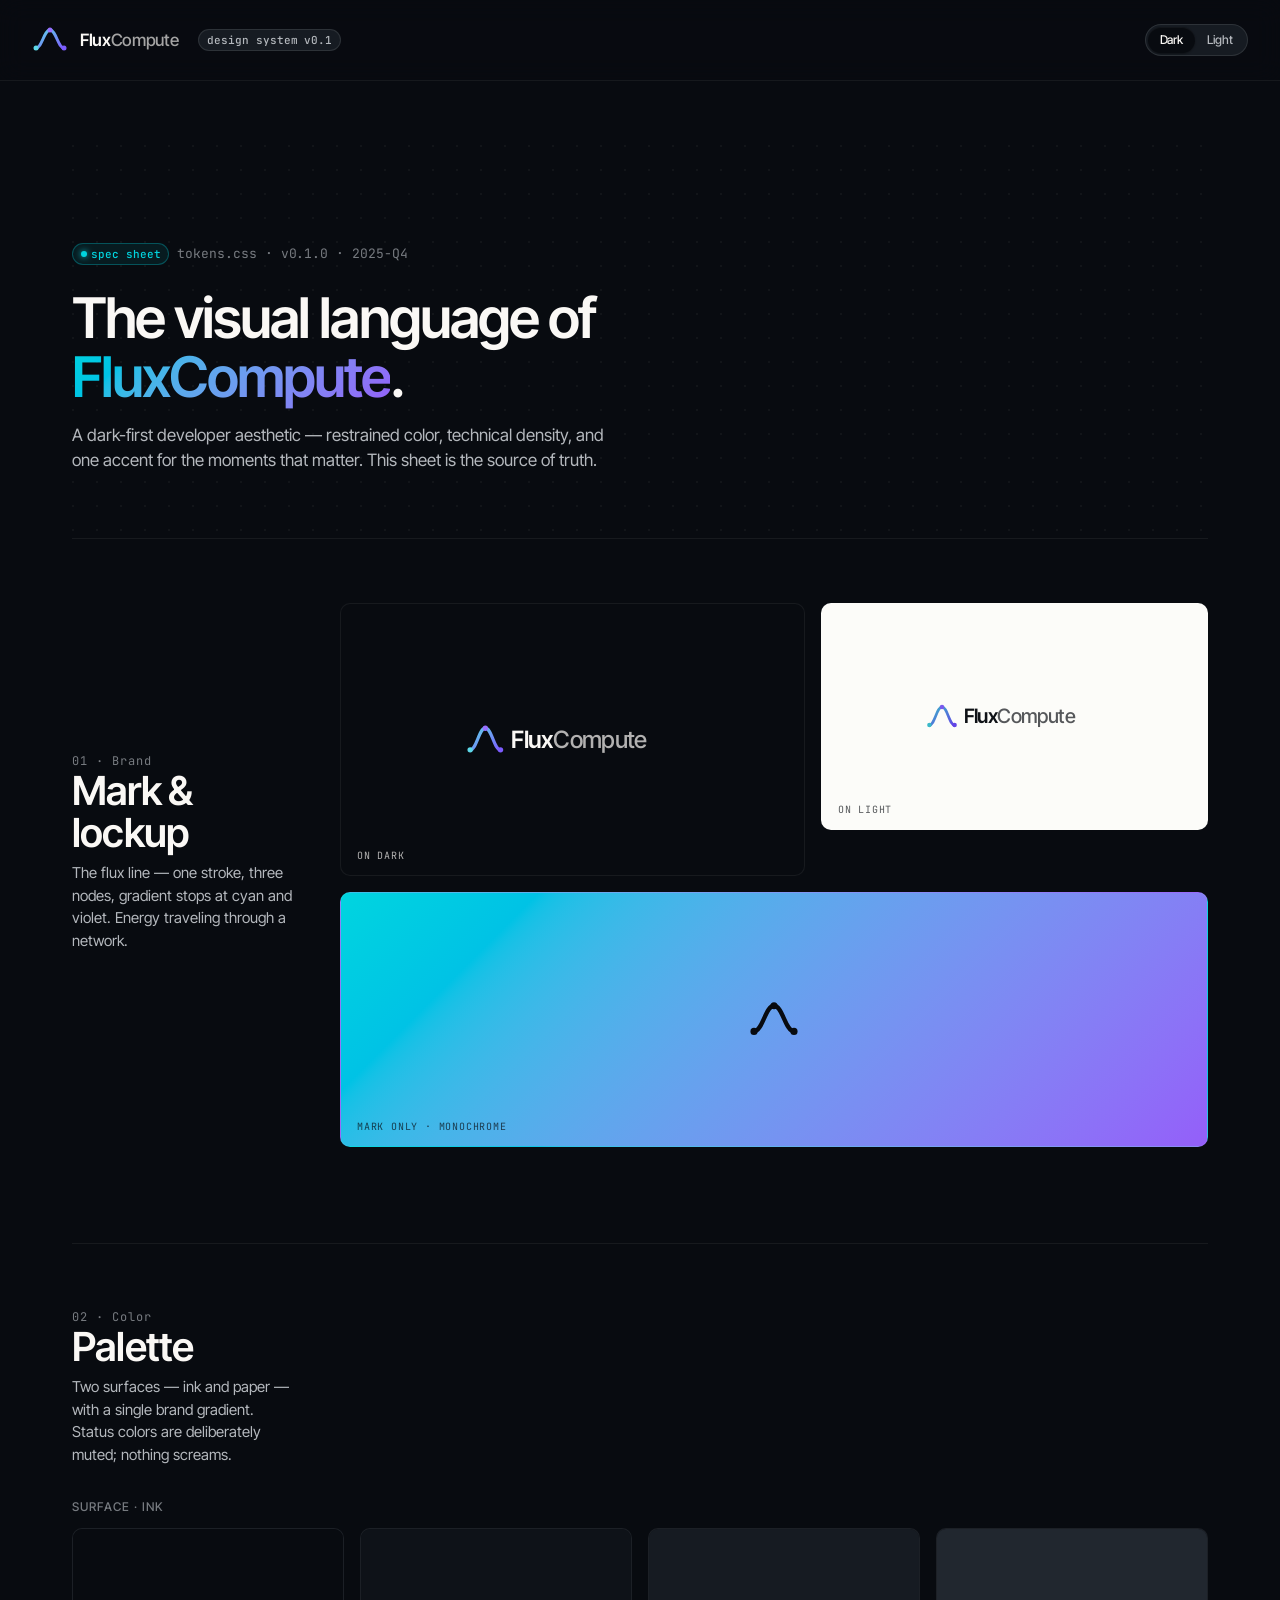
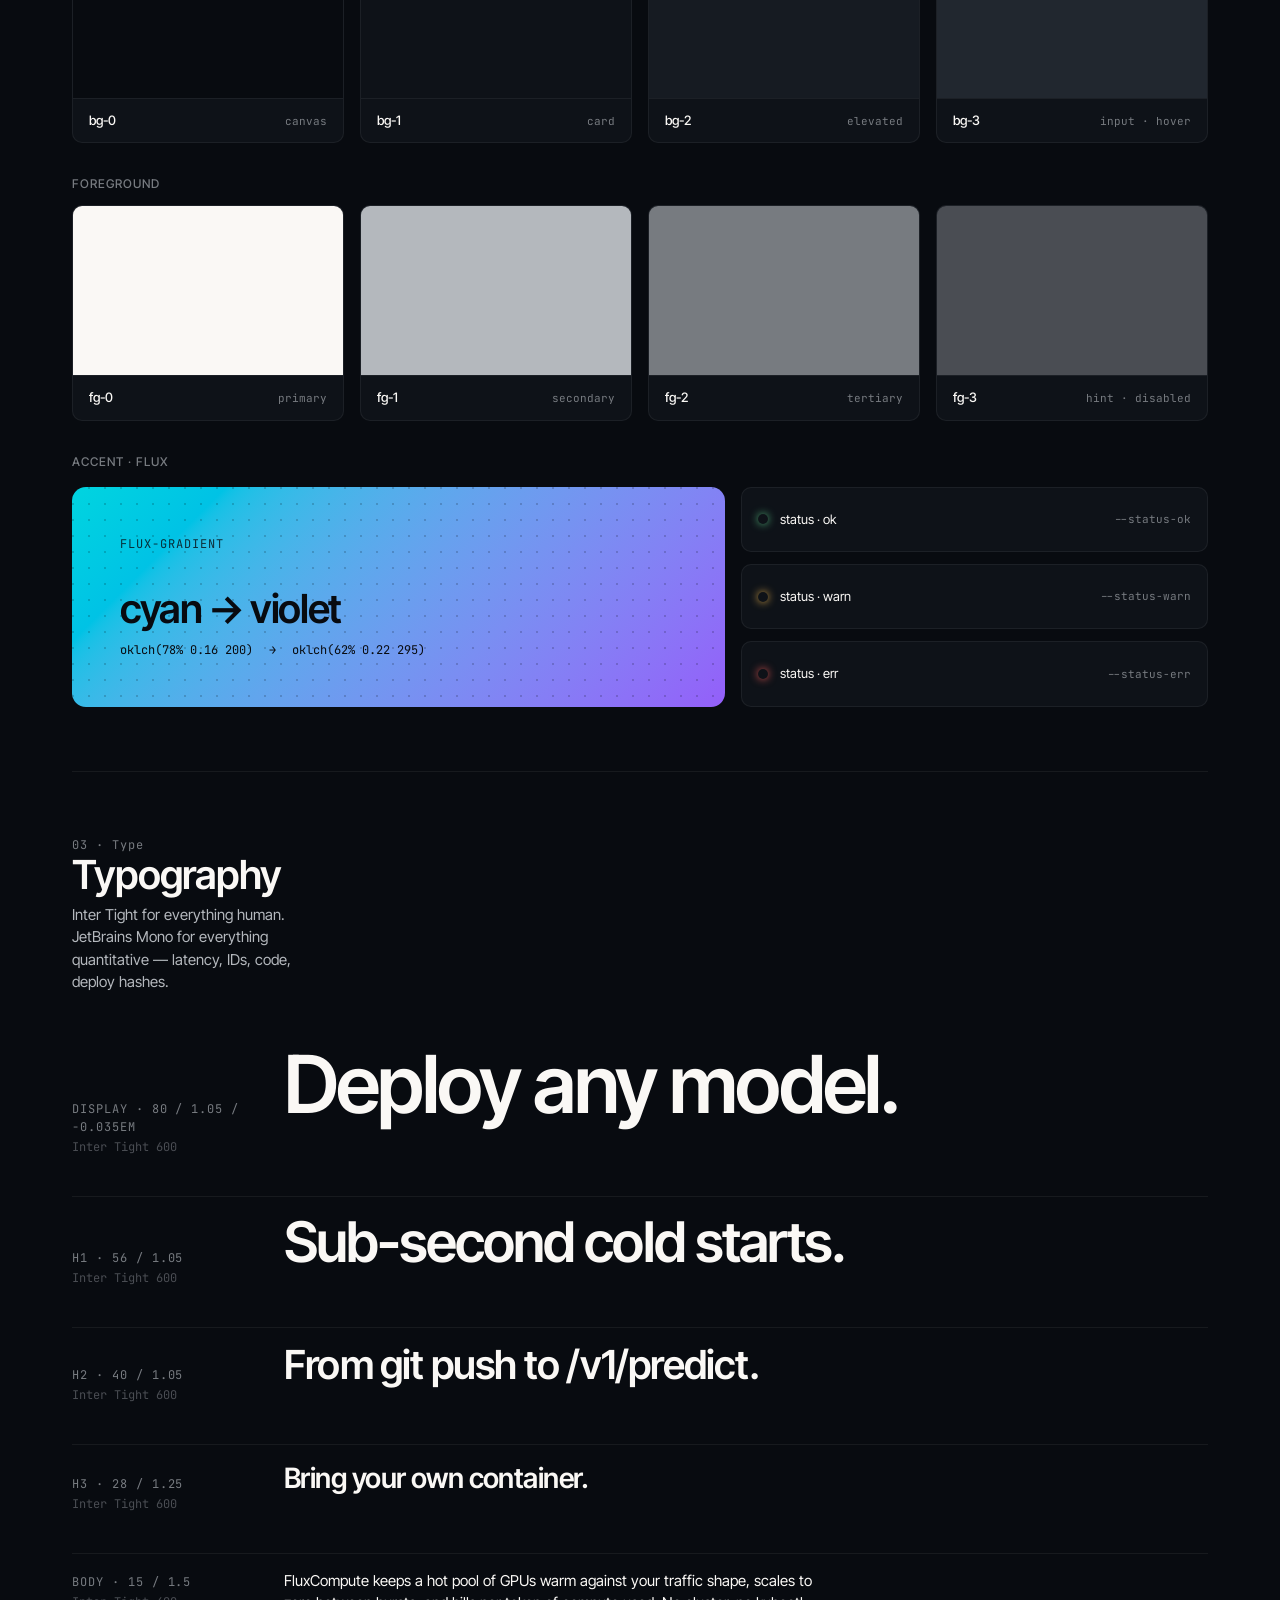
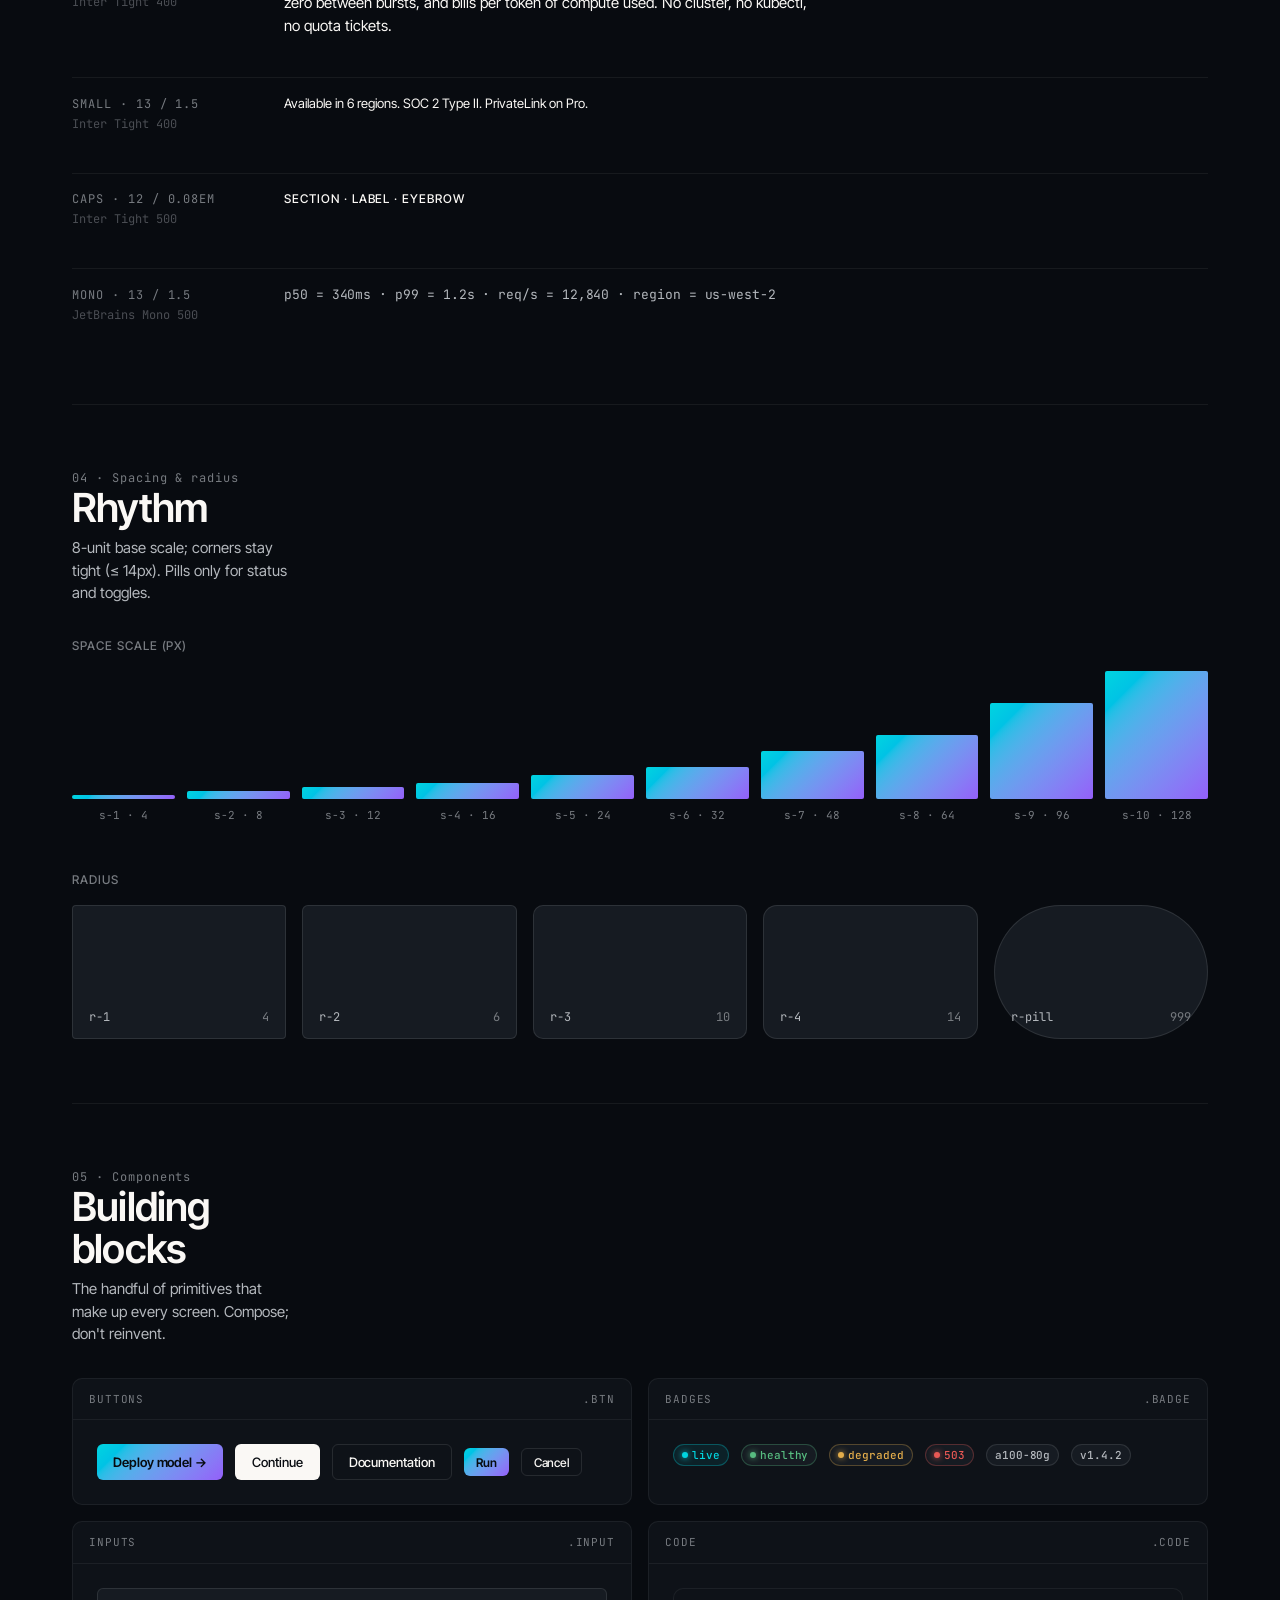
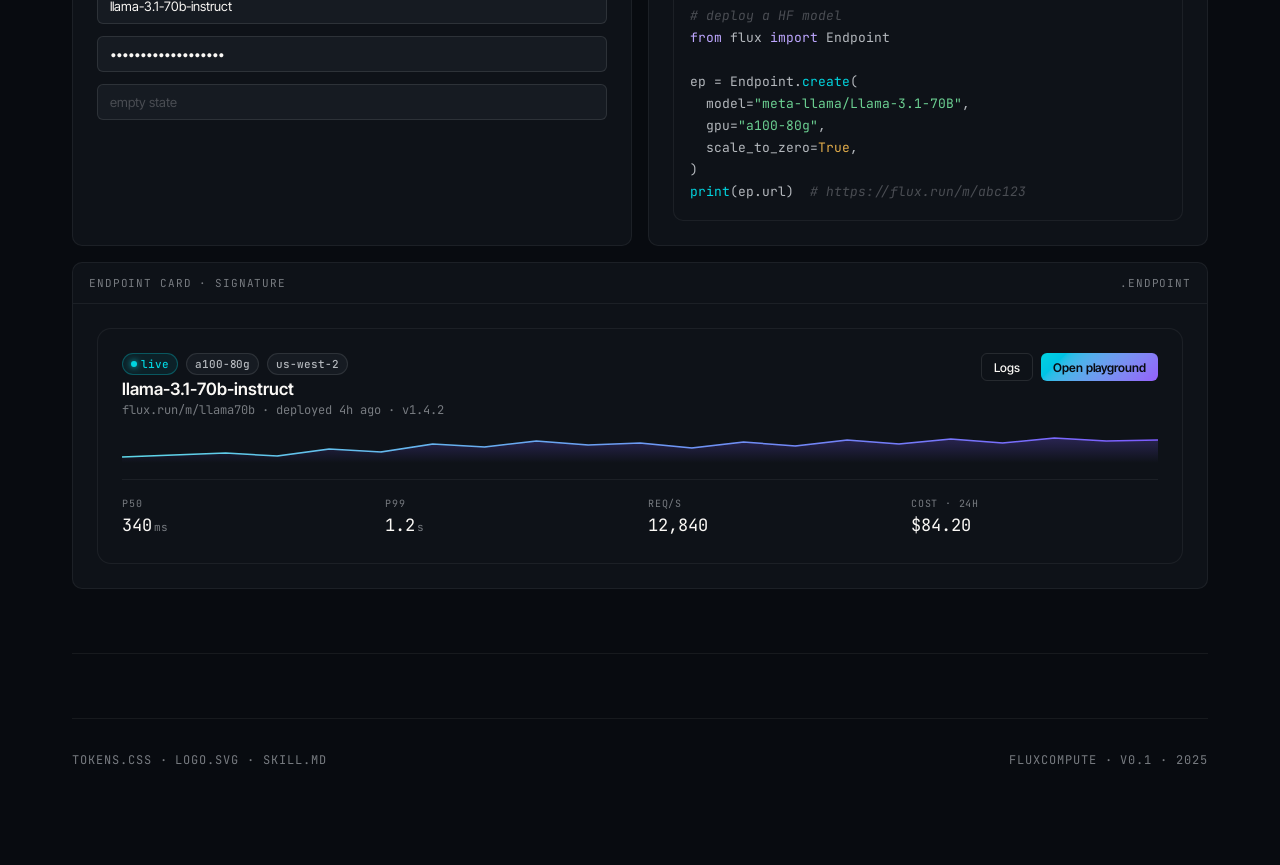
<file: Design System.html>
<!doctype html>
<html lang="en" data-theme="dark">
<head>
<meta charset="utf-8"/>
<meta name="viewport" content="width=device-width,initial-scale=1"/>
<title>FluxCompute — Design System</title>
<link rel="stylesheet" href="tokens.css"/>
<style>
  body { padding: 0; }
  .wrap { max-width: 1200px; margin: 0 auto; padding: var(--s-8) var(--s-6) var(--s-9); }

  header.top {
    display: flex; align-items: center; justify-content: space-between;
    padding: var(--s-5) var(--s-6);
    border-bottom: 1px solid var(--line-1);
    position: sticky; top: 0; z-index: 10;
    background: color-mix(in oklch, var(--bg-0) 88%, transparent);
    backdrop-filter: blur(12px);
  }
  header.top .lockup { display: flex; align-items: center; gap: var(--s-3); }
  header.top svg { color: var(--fg-0); }
  header.top .meta { display: flex; gap: var(--s-3); align-items: center; }

  .theme-switch {
    display: inline-flex; padding: 2px;
    background: var(--bg-2); border: 1px solid var(--line-2);
    border-radius: var(--r-pill);
  }
  .theme-switch button {
    border: 0; background: transparent; color: var(--fg-1);
    height: 26px; padding: 0 var(--s-3);
    font: 500 var(--text-xs)/1 var(--font-sans);
    border-radius: var(--r-pill); cursor: pointer;
    letter-spacing: -0.005em;
  }
  .theme-switch button[aria-pressed="true"] { background: var(--bg-0); color: var(--fg-0); box-shadow: var(--shadow-1); }

  .hero {
    padding: var(--s-9) 0 var(--s-8);
    border-bottom: 1px solid var(--line-1);
    position: relative;
  }
  .hero h1 {
    font: 600 var(--text-3xl)/var(--leading-tight) var(--font-sans);
    letter-spacing: var(--tracking-display);
    margin: 0 0 var(--s-4);
    max-width: 720px;
  }
  .hero p {
    margin: 0; max-width: 540px;
    color: var(--fg-1); font-size: var(--text-md);
    line-height: var(--leading-body);
  }
  .hero .stamp {
    display: inline-flex; gap: var(--s-2); align-items: center;
    margin-bottom: var(--s-5);
  }

  section { padding: var(--s-8) 0; border-bottom: 1px solid var(--line-1); }
  section:last-of-type { border-bottom: 0; }

  .section-head {
    display: grid;
    grid-template-columns: 220px 1fr;
    gap: var(--s-7);
    margin-bottom: var(--s-6);
    align-items: baseline;
  }
  .section-head .num { color: var(--fg-2); font-family: var(--font-mono); font-size: var(--text-xs); letter-spacing: var(--tracking-caps); }
  .section-head h2 { margin: 0; font: 600 var(--text-2xl)/1.05 var(--font-sans); letter-spacing: var(--tracking-tight); }
  .section-head p { margin: var(--s-2) 0 0; color: var(--fg-1); max-width: 520px; }

  /* === Color === */
  .swatches {
    display: grid;
    grid-template-columns: repeat(4, 1fr);
    gap: var(--s-4);
  }
  .sw {
    border: 1px solid var(--line-1);
    border-radius: var(--r-3);
    overflow: hidden;
    background: var(--bg-1);
  }
  .sw .chip { aspect-ratio: 16/10; }
  .sw .meta { padding: var(--s-3) var(--s-4); display: flex; justify-content: space-between; align-items: baseline; gap: var(--s-3); border-top: 1px solid var(--line-1); }
  .sw .meta .name { font-weight: 500; font-size: var(--text-sm); }
  .sw .meta code { font-family: var(--font-mono); font-size: 11px; color: var(--fg-2); }

  .accent-row {
    display: grid; grid-template-columns: 1.4fr 1fr; gap: var(--s-4);
    margin-top: var(--s-4);
  }
  .accent-tile {
    border-radius: var(--r-4);
    padding: var(--s-7);
    min-height: 220px;
    display: flex; flex-direction: column; justify-content: space-between;
    color: oklch(15% 0.012 260);
    background: var(--flux-gradient);
    position: relative; overflow: hidden;
  }
  .accent-tile::after {
    content: ""; position: absolute; inset: 0;
    background-image: radial-gradient(circle at 1px 1px, oklch(15% 0.012 260 / 0.18) 1px, transparent 0);
    background-size: 16px 16px;
    pointer-events: none;
    mix-blend-mode: multiply;
  }
  .accent-tile .label { font-family: var(--font-mono); font-size: var(--text-xs); letter-spacing: var(--tracking-caps); text-transform: uppercase; opacity: 0.8; }
  .accent-tile .name  { font: 600 var(--text-2xl)/1 var(--font-sans); letter-spacing: var(--tracking-display); margin-top: var(--s-2); }
  .accent-tile .stops { display: flex; gap: var(--s-4); font-family: var(--font-mono); font-size: var(--text-xs); }
  .status-stack { display: grid; gap: var(--s-3); }
  .status-row {
    display: flex; align-items: center; gap: var(--s-3);
    padding: var(--s-3) var(--s-4);
    border: 1px solid var(--line-1); border-radius: var(--r-3);
    background: var(--bg-1);
  }
  .status-row .dot { width: 10px; height: 10px; border-radius: 50%; box-shadow: 0 0 8px currentColor; }
  .status-row .lbl { flex: 1; font-size: var(--text-sm); }
  .status-row code { font-family: var(--font-mono); font-size: 11px; color: var(--fg-2); }

  /* === Type === */
  .type-stack { display: grid; gap: var(--s-5); }
  .type-row {
    display: grid; grid-template-columns: 180px 1fr; gap: var(--s-6);
    padding: var(--s-4) 0; border-top: 1px solid var(--line-1);
    align-items: baseline;
  }
  .type-row:first-child { border-top: 0; }
  .type-row .meta { display: flex; flex-direction: column; gap: 2px; }
  .type-row .meta .nm { font-family: var(--font-mono); font-size: var(--text-xs); color: var(--fg-2); letter-spacing: var(--tracking-caps); text-transform: uppercase; }
  .type-row .meta .sz { font-family: var(--font-mono); font-size: var(--text-xs); color: var(--fg-3); }
  .type-row .sample { color: var(--fg-0); }

  /* === Spacing === */
  .scale {
    display: grid;
    grid-template-columns: repeat(10, 1fr);
    gap: var(--s-3);
    align-items: end;
  }
  .scale .step {
    display: flex; flex-direction: column; align-items: center; gap: var(--s-2);
  }
  .scale .bar { width: 100%; background: var(--flux-gradient); border-radius: 2px; }
  .scale .lbl { font-family: var(--font-mono); font-size: 11px; color: var(--fg-2); }

  /* === Radius === */
  .radii {
    display: grid; grid-template-columns: repeat(5, 1fr); gap: var(--s-4);
  }
  .radii .item {
    aspect-ratio: 1.6;
    background: var(--bg-2);
    border: 1px solid var(--line-2);
    display: flex; align-items: end; justify-content: space-between;
    padding: var(--s-3) var(--s-4);
    font-family: var(--font-mono); font-size: var(--text-xs); color: var(--fg-2);
  }
  .radii .item .nm { color: var(--fg-1); }

  /* === Components === */
  .components-grid {
    display: grid; grid-template-columns: repeat(2, 1fr);
    gap: var(--s-4);
  }
  .demo {
    background: var(--bg-1);
    border: 1px solid var(--line-1);
    border-radius: var(--r-3);
    overflow: hidden;
  }
  .demo .demo-h {
    padding: var(--s-3) var(--s-4);
    border-bottom: 1px solid var(--line-1);
    font-family: var(--font-mono); font-size: 11px; letter-spacing: var(--tracking-caps);
    text-transform: uppercase; color: var(--fg-2);
    display: flex; justify-content: space-between; align-items: center;
  }
  .demo .demo-b { padding: var(--s-5); display: flex; flex-wrap: wrap; gap: var(--s-3); align-items: center; }
  .demo .demo-b.col { flex-direction: column; align-items: stretch; }

  /* === Endpoint card (signature component preview) === */
  .endpoint {
    border: 1px solid var(--line-1);
    background: var(--bg-1);
    border-radius: var(--r-4);
    padding: var(--s-5);
    display: grid;
    gap: var(--s-4);
  }
  .endpoint .head { display: flex; justify-content: space-between; align-items: flex-start; gap: var(--s-4); }
  .endpoint .head .title { font: 600 var(--text-md)/1.2 var(--font-sans); margin: 0 0 2px; }
  .endpoint .head .sub { font-family: var(--font-mono); font-size: var(--text-xs); color: var(--fg-2); }
  .endpoint .stats { display: grid; grid-template-columns: repeat(4, 1fr); gap: var(--s-4); padding-top: var(--s-4); border-top: 1px solid var(--line-1); }
  .endpoint .stat { display: flex; flex-direction: column; gap: 2px; }
  .endpoint .stat .k { font-family: var(--font-mono); font-size: 10px; letter-spacing: var(--tracking-caps); text-transform: uppercase; color: var(--fg-2); }
  .endpoint .stat .v { font-family: var(--font-mono); font-size: var(--text-md); color: var(--fg-0); }
  .endpoint .stat .v .unit { color: var(--fg-2); font-size: 11px; margin-left: 2px; }

  .spark { width: 100%; height: 28px; }

  .footnote {
    color: var(--fg-2); font-size: var(--text-xs); font-family: var(--font-mono);
    letter-spacing: var(--tracking-caps); text-transform: uppercase;
  }

  /* === Logo block === */
  .logo-grid { display: grid; grid-template-columns: 1.2fr 1fr; gap: var(--s-4); }
  .logo-card {
    aspect-ratio: 1.7;
    border: 1px solid var(--line-1);
    border-radius: var(--r-3);
    display: flex; align-items: center; justify-content: center;
    position: relative; overflow: hidden;
  }
  .logo-card.dark  { background: oklch(15% 0.012 260); color: oklch(98% 0.005 90); }
  .logo-card.light { background: oklch(99% 0.003 90); color: oklch(18% 0.012 260); }
  .logo-card.flux  { background: var(--flux-gradient); color: oklch(15% 0.012 260); }
  .logo-card .crn { position: absolute; bottom: var(--s-3); left: var(--s-4); font-family: var(--font-mono); font-size: 10px; letter-spacing: var(--tracking-caps); text-transform: uppercase; opacity: 0.7; }

  /* === Tweaks: theme toggle persists in URL hash === */
  @media (max-width: 880px) {
    .swatches, .components-grid, .radii { grid-template-columns: repeat(2, 1fr); }
    .scale { grid-template-columns: repeat(5, 1fr); }
    .logo-grid, .accent-row { grid-template-columns: 1fr; }
    .section-head { grid-template-columns: 1fr; }
  }
</style>
</head>
<body>

<header class="top">
  <div class="lockup">
    <!-- inline mark for currentColor -->
    <svg width="36" height="28" viewBox="0 0 36 28" fill="none" aria-hidden="true">
      <defs>
        <linearGradient id="flux-h" x1="0" y1="0" x2="1" y2="1">
          <stop offset="0%" stop-color="#5DD8E8"/>
          <stop offset="100%" stop-color="#7C5CFF"/>
        </linearGradient>
      </defs>
      <path d="M 4 22 C 10 22, 12 4, 18 4 C 24 4, 26 22, 32 22"
            fill="none" stroke="url(#flux-h)" stroke-width="3" stroke-linecap="round"/>
      <circle cx="4" cy="22" r="2.5" fill="#5DD8E8"/>
      <circle cx="18" cy="4" r="2.5" fill="#9670FF"/>
      <circle cx="32" cy="22" r="2.5" fill="#7C5CFF"/>
    </svg>
    <div style="font: 600 var(--text-md)/1 var(--font-sans); letter-spacing: var(--tracking-tight);">
      Flux<span style="opacity:.65; font-weight:500;">Compute</span>
    </div>
    <span class="badge" style="margin-left: var(--s-2);">design&nbsp;system v0.1</span>
  </div>
  <div class="meta">
    <div class="theme-switch" role="tablist" aria-label="theme">
      <button data-theme-set="dark"  aria-pressed="true">Dark</button>
      <button data-theme-set="light" aria-pressed="false">Light</button>
    </div>
  </div>
</header>

<div class="wrap">

  <!-- Hero -->
  <div class="hero bg-grid">
    <div class="stamp">
      <span class="badge badge-flux badge-dot">spec sheet</span>
      <span class="t-mono" style="color: var(--fg-2);">tokens.css · v0.1.0 · 2025-Q4</span>
    </div>
    <h1>The visual language of <span class="flux-gradient-text">FluxCompute</span>.</h1>
    <p>A dark-first developer aesthetic — restrained color, technical density, and one accent for the moments that matter. This sheet is the source of truth.</p>
  </div>

  <!-- 01 Logo -->
  <section>
    <div class="section-head">
      <div>
        <div class="num">01 · Brand</div>
        <h2>Mark &amp; lockup</h2>
        <p>The flux line — one stroke, three nodes, gradient stops at cyan and violet. Energy traveling through a network.</p>
      </div>
      <div class="logo-grid">
        <div class="logo-card dark">
          <svg width="220" height="52" viewBox="0 0 200 48" aria-hidden="true">
            <defs>
              <linearGradient id="lg-d" x1="0" y1="0" x2="1" y2="1">
                <stop offset="0%" stop-color="#5DD8E8"/><stop offset="100%" stop-color="#7C5CFF"/>
              </linearGradient>
            </defs>
            <g transform="translate(4 8)">
              <path d="M 2 26 C 8 26, 10 6, 16 6 C 22 6, 24 26, 30 26" fill="none" stroke="url(#lg-d)" stroke-width="3" stroke-linecap="round"/>
              <circle cx="2" cy="26" r="2.5" fill="#5DD8E8"/>
              <circle cx="16" cy="6" r="2.5" fill="#9670FF"/>
              <circle cx="30" cy="26" r="2.5" fill="#7C5CFF"/>
            </g>
            <text x="44" y="32" font-family="Inter Tight, system-ui, sans-serif" font-size="22" font-weight="600" letter-spacing="-0.03em" fill="currentColor">Flux<tspan font-weight="500" opacity="0.7">Compute</tspan></text>
          </svg>
          <div class="crn">on dark</div>
        </div>
        <div class="logo-card light">
          <svg width="180" height="44" viewBox="0 0 200 48" aria-hidden="true">
            <defs>
              <linearGradient id="lg-l" x1="0" y1="0" x2="1" y2="1">
                <stop offset="0%" stop-color="#3AB8C8"/><stop offset="100%" stop-color="#6244E6"/>
              </linearGradient>
            </defs>
            <g transform="translate(4 8)">
              <path d="M 2 26 C 8 26, 10 6, 16 6 C 22 6, 24 26, 30 26" fill="none" stroke="url(#lg-l)" stroke-width="3" stroke-linecap="round"/>
              <circle cx="2" cy="26" r="2.5" fill="#3AB8C8"/>
              <circle cx="16" cy="6" r="2.5" fill="#7A5AED"/>
              <circle cx="30" cy="26" r="2.5" fill="#6244E6"/>
            </g>
            <text x="44" y="32" font-family="Inter Tight, system-ui, sans-serif" font-size="22" font-weight="600" letter-spacing="-0.03em" fill="currentColor">Flux<tspan font-weight="500" opacity="0.7">Compute</tspan></text>
          </svg>
          <div class="crn">on light</div>
        </div>
        <div class="logo-card flux" style="grid-column: span 2; aspect-ratio: 3.4;">
          <svg width="56" height="40" viewBox="0 0 36 28" aria-hidden="true">
            <g transform="translate(0 0)">
              <path d="M 4 22 C 10 22, 12 4, 18 4 C 24 4, 26 22, 32 22" fill="none" stroke="currentColor" stroke-width="3" stroke-linecap="round"/>
              <circle cx="4" cy="22" r="2.5" fill="currentColor"/>
              <circle cx="18" cy="4" r="2.5" fill="currentColor"/>
              <circle cx="32" cy="22" r="2.5" fill="currentColor"/>
            </g>
          </svg>
          <div class="crn">mark only · monochrome</div>
        </div>
      </div>
    </div>
  </section>

  <!-- 02 Color -->
  <section>
    <div class="section-head">
      <div>
        <div class="num">02 · Color</div>
        <h2>Palette</h2>
        <p>Two surfaces — ink and paper — with a single brand gradient. Status colors are deliberately muted; nothing screams.</p>
      </div>
      <div></div>
    </div>

    <div class="t-caps" style="margin-bottom: var(--s-3);">Surface · ink</div>
    <div class="swatches">
      <div class="sw"><div class="chip" style="background: var(--bg-0);"></div><div class="meta"><span class="name">bg-0</span><code>canvas</code></div></div>
      <div class="sw"><div class="chip" style="background: var(--bg-1);"></div><div class="meta"><span class="name">bg-1</span><code>card</code></div></div>
      <div class="sw"><div class="chip" style="background: var(--bg-2);"></div><div class="meta"><span class="name">bg-2</span><code>elevated</code></div></div>
      <div class="sw"><div class="chip" style="background: var(--bg-3);"></div><div class="meta"><span class="name">bg-3</span><code>input · hover</code></div></div>
    </div>

    <div class="t-caps" style="margin: var(--s-6) 0 var(--s-3);">Foreground</div>
    <div class="swatches">
      <div class="sw"><div class="chip" style="background: var(--fg-0);"></div><div class="meta"><span class="name">fg-0</span><code>primary</code></div></div>
      <div class="sw"><div class="chip" style="background: var(--fg-1);"></div><div class="meta"><span class="name">fg-1</span><code>secondary</code></div></div>
      <div class="sw"><div class="chip" style="background: var(--fg-2);"></div><div class="meta"><span class="name">fg-2</span><code>tertiary</code></div></div>
      <div class="sw"><div class="chip" style="background: var(--fg-3);"></div><div class="meta"><span class="name">fg-3</span><code>hint · disabled</code></div></div>
    </div>

    <div class="t-caps" style="margin: var(--s-6) 0 var(--s-3);">Accent · flux</div>
    <div class="accent-row">
      <div class="accent-tile">
        <div class="label">flux-gradient</div>
        <div>
          <div class="name">cyan → violet</div>
          <div class="stops" style="margin-top: var(--s-3);">
            <span>oklch(78% 0.16 200)</span>
            <span>→</span>
            <span>oklch(62% 0.22 295)</span>
          </div>
        </div>
      </div>
      <div class="status-stack">
        <div class="status-row"><span class="dot" style="color: var(--status-ok);"></span><span class="lbl">status · ok</span><code>--status-ok</code></div>
        <div class="status-row"><span class="dot" style="color: var(--status-warn);"></span><span class="lbl">status · warn</span><code>--status-warn</code></div>
        <div class="status-row"><span class="dot" style="color: var(--status-err);"></span><span class="lbl">status · err</span><code>--status-err</code></div>
      </div>
    </div>
  </section>

  <!-- 03 Type -->
  <section>
    <div class="section-head">
      <div>
        <div class="num">03 · Type</div>
        <h2>Typography</h2>
        <p>Inter Tight for everything human. JetBrains Mono for everything quantitative — latency, IDs, code, deploy hashes.</p>
      </div>
      <div></div>
    </div>

    <div class="type-stack">
      <div class="type-row">
        <div class="meta"><span class="nm">Display · 80 / 1.05 / -0.035em</span><span class="sz">Inter Tight 600</span></div>
        <div class="sample" style="font: 600 var(--text-4xl)/var(--leading-tight) var(--font-sans); letter-spacing: var(--tracking-display);">Deploy any model.</div>
      </div>
      <div class="type-row">
        <div class="meta"><span class="nm">H1 · 56 / 1.05</span><span class="sz">Inter Tight 600</span></div>
        <div class="sample t-h1">Sub-second cold starts.</div>
      </div>
      <div class="type-row">
        <div class="meta"><span class="nm">H2 · 40 / 1.05</span><span class="sz">Inter Tight 600</span></div>
        <div class="sample t-h2">From git push to /v1/predict.</div>
      </div>
      <div class="type-row">
        <div class="meta"><span class="nm">H3 · 28 / 1.25</span><span class="sz">Inter Tight 600</span></div>
        <div class="sample t-h3">Bring your own container.</div>
      </div>
      <div class="type-row">
        <div class="meta"><span class="nm">Body · 15 / 1.5</span><span class="sz">Inter Tight 400</span></div>
        <div class="sample t-body" style="max-width: 60ch;">FluxCompute keeps a hot pool of GPUs warm against your traffic shape, scales to zero between bursts, and bills per token of compute used. No cluster, no kubectl, no quota tickets.</div>
      </div>
      <div class="type-row">
        <div class="meta"><span class="nm">Small · 13 / 1.5</span><span class="sz">Inter Tight 400</span></div>
        <div class="sample t-small">Available in 6 regions. SOC 2 Type II. PrivateLink on Pro.</div>
      </div>
      <div class="type-row">
        <div class="meta"><span class="nm">Caps · 12 / 0.08em</span><span class="sz">Inter Tight 500</span></div>
        <div class="sample t-caps">Section · label · eyebrow</div>
      </div>
      <div class="type-row">
        <div class="meta"><span class="nm">Mono · 13 / 1.5</span><span class="sz">JetBrains Mono 500</span></div>
        <div class="sample t-mono" style="color: var(--fg-1);">p50 = 340ms · p99 = 1.2s · req/s = 12,840 · region = us-west-2</div>
      </div>
    </div>
  </section>

  <!-- 04 Spacing & Radius -->
  <section>
    <div class="section-head">
      <div>
        <div class="num">04 · Spacing &amp; radius</div>
        <h2>Rhythm</h2>
        <p>8-unit base scale; corners stay tight (≤ 14px). Pills only for status and toggles.</p>
      </div>
      <div></div>
    </div>

    <div class="t-caps" style="margin-bottom: var(--s-4);">Space scale (px)</div>
    <div class="scale">
      <div class="step"><div class="bar" style="height: 4px;"></div><div class="lbl">s-1 · 4</div></div>
      <div class="step"><div class="bar" style="height: 8px;"></div><div class="lbl">s-2 · 8</div></div>
      <div class="step"><div class="bar" style="height: 12px;"></div><div class="lbl">s-3 · 12</div></div>
      <div class="step"><div class="bar" style="height: 16px;"></div><div class="lbl">s-4 · 16</div></div>
      <div class="step"><div class="bar" style="height: 24px;"></div><div class="lbl">s-5 · 24</div></div>
      <div class="step"><div class="bar" style="height: 32px;"></div><div class="lbl">s-6 · 32</div></div>
      <div class="step"><div class="bar" style="height: 48px;"></div><div class="lbl">s-7 · 48</div></div>
      <div class="step"><div class="bar" style="height: 64px;"></div><div class="lbl">s-8 · 64</div></div>
      <div class="step"><div class="bar" style="height: 96px;"></div><div class="lbl">s-9 · 96</div></div>
      <div class="step"><div class="bar" style="height: 128px;"></div><div class="lbl">s-10 · 128</div></div>
    </div>

    <div class="t-caps" style="margin: var(--s-7) 0 var(--s-4);">Radius</div>
    <div class="radii">
      <div class="item" style="border-radius: var(--r-1);"><span class="nm">r-1</span><span>4</span></div>
      <div class="item" style="border-radius: var(--r-2);"><span class="nm">r-2</span><span>6</span></div>
      <div class="item" style="border-radius: var(--r-3);"><span class="nm">r-3</span><span>10</span></div>
      <div class="item" style="border-radius: var(--r-4);"><span class="nm">r-4</span><span>14</span></div>
      <div class="item" style="border-radius: var(--r-pill);"><span class="nm">r-pill</span><span>999</span></div>
    </div>
  </section>

  <!-- 05 Components -->
  <section>
    <div class="section-head">
      <div>
        <div class="num">05 · Components</div>
        <h2>Building blocks</h2>
        <p>The handful of primitives that make up every screen. Compose; don't reinvent.</p>
      </div>
      <div></div>
    </div>

    <div class="components-grid">

      <div class="demo">
        <div class="demo-h"><span>buttons</span><span>.btn</span></div>
        <div class="demo-b">
          <button class="btn btn-flux">Deploy model →</button>
          <button class="btn btn-primary">Continue</button>
          <button class="btn btn-ghost">Documentation</button>
          <button class="btn btn-flux btn-sm">Run</button>
          <button class="btn btn-ghost btn-sm">Cancel</button>
        </div>
      </div>

      <div class="demo">
        <div class="demo-h"><span>badges</span><span>.badge</span></div>
        <div class="demo-b">
          <span class="badge badge-flux badge-dot">live</span>
          <span class="badge badge-ok badge-dot">healthy</span>
          <span class="badge badge-warn badge-dot">degraded</span>
          <span class="badge badge-err badge-dot">503</span>
          <span class="badge">a100-80g</span>
          <span class="badge">v1.4.2</span>
        </div>
      </div>

      <div class="demo">
        <div class="demo-h"><span>inputs</span><span>.input</span></div>
        <div class="demo-b col">
          <input class="input" placeholder="model name…" value="llama-3.1-70b-instruct"/>
          <input class="input" placeholder="HF_TOKEN" type="password" value="hf_••••••••••••••••"/>
          <input class="input" placeholder="empty state"/>
        </div>
      </div>

      <div class="demo">
        <div class="demo-h"><span>code</span><span>.code</span></div>
        <div class="demo-b col">
<pre class="code" style="margin:0;"><span class="c"># deploy a HF model</span>
<span class="k">from</span> flux <span class="k">import</span> Endpoint

ep = Endpoint.<span class="f">create</span>(
  model=<span class="s">"meta-llama/Llama-3.1-70B"</span>,
  gpu=<span class="s">"a100-80g"</span>,
  scale_to_zero=<span class="n">True</span>,
)
<span class="f">print</span>(ep.url)  <span class="c"># https://flux.run/m/abc123</span></pre>
        </div>
      </div>

      <div class="demo" style="grid-column: span 2;">
        <div class="demo-h"><span>endpoint card · signature</span><span>.endpoint</span></div>
        <div class="demo-b col" style="padding: var(--s-5);">
          <div class="endpoint">
            <div class="head">
              <div>
                <div style="display:flex; gap: var(--s-2); align-items: center; margin-bottom: 4px;">
                  <span class="badge badge-flux badge-dot">live</span>
                  <span class="badge">a100-80g</span>
                  <span class="badge">us-west-2</span>
                </div>
                <h3 class="title">llama-3.1-70b-instruct</h3>
                <div class="sub">flux.run/m/llama70b · deployed 4h ago · v1.4.2</div>
              </div>
              <div style="display:flex; gap: var(--s-2);">
                <button class="btn btn-ghost btn-sm">Logs</button>
                <button class="btn btn-flux btn-sm">Open playground</button>
              </div>
            </div>
            <!-- spark -->
            <svg class="spark" viewBox="0 0 400 28" preserveAspectRatio="none" aria-hidden="true">
              <defs>
                <linearGradient id="spark-g" x1="0" y1="0" x2="1" y2="0">
                  <stop offset="0%" stop-color="#5DD8E8"/><stop offset="100%" stop-color="#7C5CFF"/>
                </linearGradient>
                <linearGradient id="spark-fill" x1="0" y1="0" x2="0" y2="1">
                  <stop offset="0%" stop-color="#7C5CFF" stop-opacity="0.25"/>
                  <stop offset="100%" stop-color="#7C5CFF" stop-opacity="0"/>
                </linearGradient>
              </defs>
              <path d="M 0 22 L 20 20 L 40 18 L 60 21 L 80 14 L 100 17 L 120 9 L 140 12 L 160 6 L 180 10 L 200 8 L 220 13 L 240 7 L 260 11 L 280 5 L 300 9 L 320 4 L 340 8 L 360 3 L 380 6 L 400 5 L 400 28 L 0 28 Z" fill="url(#spark-fill)"/>
              <path d="M 0 22 L 20 20 L 40 18 L 60 21 L 80 14 L 100 17 L 120 9 L 140 12 L 160 6 L 180 10 L 200 8 L 220 13 L 240 7 L 260 11 L 280 5 L 300 9 L 320 4 L 340 8 L 360 3 L 380 6 L 400 5" fill="none" stroke="url(#spark-g)" stroke-width="1.5"/>
            </svg>
            <div class="stats">
              <div class="stat"><span class="k">p50</span><span class="v">340<span class="unit">ms</span></span></div>
              <div class="stat"><span class="k">p99</span><span class="v">1.2<span class="unit">s</span></span></div>
              <div class="stat"><span class="k">req/s</span><span class="v">12,840</span></div>
              <div class="stat"><span class="k">cost · 24h</span><span class="v">$84.20</span></div>
            </div>
          </div>
        </div>
      </div>

    </div>
  </section>

  <!-- Footer -->
  <section style="border-bottom: 0; padding-bottom: 0;">
    <div style="display:flex; justify-content: space-between; align-items: center; padding-top: var(--s-6); border-top: 1px solid var(--line-1);">
      <div class="footnote">tokens.css · logo.svg · skill.md</div>
      <div class="footnote">FluxCompute · v0.1 · 2025</div>
    </div>
  </section>

</div>

<script>
  // theme toggle
  const root = document.documentElement;
  const btns = document.querySelectorAll('[data-theme-set]');
  const setTheme = (t) => {
    root.dataset.theme = t;
    btns.forEach(b => b.setAttribute('aria-pressed', b.dataset.themeSet === t ? 'true' : 'false'));
    try { localStorage.setItem('flux-theme', t); } catch (e) {}
  };
  btns.forEach(b => b.addEventListener('click', () => setTheme(b.dataset.themeSet)));
  try {
    const saved = localStorage.getItem('flux-theme');
    if (saved) setTheme(saved);
  } catch (e) {}
</script>

</body>
</html>
</file>
<file: tokens.css>
/* FluxCompute design tokens
 * Dark-first. Light variant via [data-theme="light"].
 * All colors in oklch where possible for perceptual consistency.
 */

@import url('https://fonts.googleapis.com/css2?family=Inter+Tight:wght@400;500;600;700&family=JetBrains+Mono:wght@400;500;600&display=swap');

:root {
  /* === Brand accents (theme-invariant) === */
  --flux-cyan:    oklch(78% 0.16 200);  /* #4DD8E6-ish */
  --flux-violet:  oklch(62% 0.22 295);  /* #7C5CFF-ish */
  --flux-gradient: linear-gradient(135deg, var(--flux-cyan) 0%, var(--flux-violet) 100%);

  /* === Status (muted, technical) === */
  --status-ok:    oklch(72% 0.13 155);
  --status-warn:  oklch(78% 0.13 80);
  --status-err:   oklch(65% 0.18 25);

  /* === Type === */
  --font-sans: "Inter Tight", system-ui, -apple-system, sans-serif;
  --font-mono: "JetBrains Mono", ui-monospace, "SF Mono", Menlo, monospace;

  --text-xs:   12px;
  --text-sm:   13px;
  --text-base: 15px;
  --text-md:   17px;
  --text-lg:   20px;
  --text-xl:   28px;
  --text-2xl:  40px;
  --text-3xl:  56px;
  --text-4xl:  80px;

  --leading-tight: 1.05;
  --leading-snug:  1.25;
  --leading-body:  1.5;

  --tracking-tight: -0.02em;
  --tracking-display: -0.035em;
  --tracking-mono:  -0.005em;
  --tracking-caps:  0.08em;

  /* === Spacing (8px base) === */
  --s-1:  4px;
  --s-2:  8px;
  --s-3:  12px;
  --s-4:  16px;
  --s-5:  24px;
  --s-6:  32px;
  --s-7:  48px;
  --s-8:  64px;
  --s-9:  96px;
  --s-10: 128px;

  /* === Radius === */
  --r-1: 4px;
  --r-2: 6px;
  --r-3: 10px;
  --r-4: 14px;
  --r-pill: 999px;

  /* === Motion === */
  --ease: cubic-bezier(0.2, 0.8, 0.2, 1);
  --dur-fast: 120ms;
  --dur-base: 200ms;
  --dur-slow: 380ms;
}

/* === Dark (default) === */
:root,
[data-theme="dark"] {
  --bg-0:  oklch(15% 0.012 260);   /* base canvas, near-black cool */
  --bg-1:  oklch(18% 0.014 260);   /* card */
  --bg-2:  oklch(22% 0.016 260);   /* elevated */
  --bg-3:  oklch(27% 0.018 260);   /* input, hover */

  --line-1: oklch(100% 0 0 / 0.06);
  --line-2: oklch(100% 0 0 / 0.10);
  --line-3: oklch(100% 0 0 / 0.16);

  --fg-0: oklch(98% 0.005 90);     /* primary text, slight warm */
  --fg-1: oklch(78% 0.008 260);    /* secondary */
  --fg-2: oklch(58% 0.010 260);    /* tertiary, captions */
  --fg-3: oklch(42% 0.010 260);    /* disabled, hint */

  --shadow-1: 0 1px 0 oklch(100% 0 0 / 0.04) inset, 0 1px 2px oklch(0% 0 0 / 0.4);
  --shadow-2: 0 1px 0 oklch(100% 0 0 / 0.05) inset, 0 8px 24px -8px oklch(0% 0 0 / 0.6);
  --shadow-glow: 0 0 0 1px oklch(78% 0.16 200 / 0.3), 0 0 32px -4px oklch(62% 0.22 295 / 0.4);

  --grid-dot: oklch(100% 0 0 / 0.04);
}

[data-theme="light"] {
  --bg-0:  oklch(99% 0.003 90);
  --bg-1:  oklch(97% 0.004 90);
  --bg-2:  oklch(94% 0.005 90);
  --bg-3:  oklch(91% 0.006 90);

  --line-1: oklch(0% 0 0 / 0.06);
  --line-2: oklch(0% 0 0 / 0.10);
  --line-3: oklch(0% 0 0 / 0.16);

  --fg-0: oklch(18% 0.012 260);
  --fg-1: oklch(38% 0.010 260);
  --fg-2: oklch(55% 0.008 260);
  --fg-3: oklch(70% 0.006 260);

  --shadow-1: 0 1px 2px oklch(0% 0 0 / 0.06);
  --shadow-2: 0 8px 24px -8px oklch(0% 0 0 / 0.12);
  --shadow-glow: 0 0 0 1px oklch(62% 0.22 295 / 0.3), 0 0 32px -4px oklch(62% 0.22 295 / 0.2);

  --grid-dot: oklch(0% 0 0 / 0.05);
}

/* === Base reset === */
*, *::before, *::after { box-sizing: border-box; }
html, body { margin: 0; padding: 0; }
body {
  font-family: var(--font-sans);
  font-size: var(--text-base);
  line-height: var(--leading-body);
  color: var(--fg-0);
  background: var(--bg-0);
  -webkit-font-smoothing: antialiased;
  text-rendering: optimizeLegibility;
}

/* === Type primitives === */
.t-display {
  font-family: var(--font-sans);
  font-weight: 600;
  font-size: var(--text-4xl);
  line-height: var(--leading-tight);
  letter-spacing: var(--tracking-display);
}
.t-h1 {
  font-weight: 600;
  font-size: var(--text-3xl);
  line-height: var(--leading-tight);
  letter-spacing: var(--tracking-display);
}
.t-h2 {
  font-weight: 600;
  font-size: var(--text-2xl);
  line-height: var(--leading-tight);
  letter-spacing: var(--tracking-tight);
}
.t-h3 {
  font-weight: 600;
  font-size: var(--text-xl);
  line-height: var(--leading-snug);
  letter-spacing: var(--tracking-tight);
}
.t-body  { font-size: var(--text-base); line-height: var(--leading-body); }
.t-small { font-size: var(--text-sm);   line-height: var(--leading-body); color: var(--fg-1); }
.t-caps {
  font-size: var(--text-xs);
  font-weight: 500;
  letter-spacing: var(--tracking-caps);
  text-transform: uppercase;
  color: var(--fg-2);
}
.t-mono {
  font-family: var(--font-mono);
  font-size: var(--text-sm);
  letter-spacing: var(--tracking-mono);
}

/* === Grid background utility === */
.bg-grid {
  background-image:
    radial-gradient(circle at 1px 1px, var(--grid-dot) 1px, transparent 0);
  background-size: 24px 24px;
}

/* === Gradient text === */
.flux-gradient-text {
  background: var(--flux-gradient);
  -webkit-background-clip: text;
  background-clip: text;
  color: transparent;
}

/* === Buttons === */
.btn {
  display: inline-flex;
  align-items: center;
  gap: var(--s-2);
  height: 36px;
  padding: 0 var(--s-4);
  border-radius: var(--r-2);
  font-family: var(--font-sans);
  font-size: var(--text-sm);
  font-weight: 500;
  letter-spacing: -0.005em;
  border: 1px solid transparent;
  cursor: pointer;
  transition: background var(--dur-fast) var(--ease), border-color var(--dur-fast) var(--ease), transform var(--dur-fast) var(--ease);
  text-decoration: none;
  white-space: nowrap;
}
.btn-primary {
  background: var(--fg-0);
  color: var(--bg-0);
}
.btn-primary:hover { background: var(--fg-1); }
.btn-flux {
  background: var(--flux-gradient);
  color: oklch(15% 0.012 260);
  font-weight: 600;
  border: none;
  position: relative;
}
.btn-flux:hover { transform: translateY(-1px); box-shadow: var(--shadow-glow); }
.btn-ghost {
  background: transparent;
  color: var(--fg-0);
  border-color: var(--line-2);
}
.btn-ghost:hover { background: var(--bg-2); border-color: var(--line-3); }
.btn-sm { height: 28px; padding: 0 var(--s-3); font-size: var(--text-xs); }
.btn-lg { height: 44px; padding: 0 var(--s-5); font-size: var(--text-base); border-radius: var(--r-3); }

/* === Card === */
.card {
  background: var(--bg-1);
  border: 1px solid var(--line-1);
  border-radius: var(--r-3);
  padding: var(--s-5);
}

/* === Input === */
.input {
  height: 36px;
  padding: 0 var(--s-3);
  background: var(--bg-2);
  border: 1px solid var(--line-2);
  border-radius: var(--r-2);
  color: var(--fg-0);
  font-family: var(--font-sans);
  font-size: var(--text-sm);
  outline: none;
  transition: border-color var(--dur-fast) var(--ease), background var(--dur-fast) var(--ease);
}
.input:focus { border-color: var(--flux-cyan); background: var(--bg-3); }
.input::placeholder { color: var(--fg-3); }

/* === Badge === */
.badge {
  display: inline-flex;
  align-items: center;
  gap: var(--s-1);
  height: 22px;
  padding: 0 var(--s-2);
  border-radius: var(--r-pill);
  font-family: var(--font-mono);
  font-size: 11px;
  font-weight: 500;
  letter-spacing: var(--tracking-mono);
  border: 1px solid var(--line-2);
  background: var(--bg-2);
  color: var(--fg-1);
}
.badge-ok    { color: var(--status-ok);   border-color: oklch(72% 0.13 155 / 0.3); }
.badge-warn  { color: var(--status-warn); border-color: oklch(78% 0.13 80 / 0.3); }
.badge-err   { color: var(--status-err);  border-color: oklch(65% 0.18 25 / 0.3); }
.badge-flux  {
  color: var(--flux-cyan);
  border-color: oklch(78% 0.16 200 / 0.3);
  background: oklch(78% 0.16 200 / 0.08);
}
.badge-dot::before {
  content: "";
  width: 6px; height: 6px;
  border-radius: 50%;
  background: currentColor;
  box-shadow: 0 0 6px currentColor;
}

/* === Code block === */
.code {
  font-family: var(--font-mono);
  font-size: var(--text-sm);
  background: var(--bg-1);
  border: 1px solid var(--line-1);
  border-radius: var(--r-3);
  padding: var(--s-4);
  color: var(--fg-1);
  overflow-x: auto;
  line-height: 1.7;
}
.code .k  { color: oklch(78% 0.13 295); }   /* keyword - violet */
.code .s  { color: oklch(78% 0.13 155); }   /* string - green */
.code .n  { color: oklch(78% 0.13 80); }    /* number - amber */
.code .c  { color: var(--fg-3); font-style: italic; } /* comment */
.code .f  { color: var(--flux-cyan); }      /* function */
</file>
